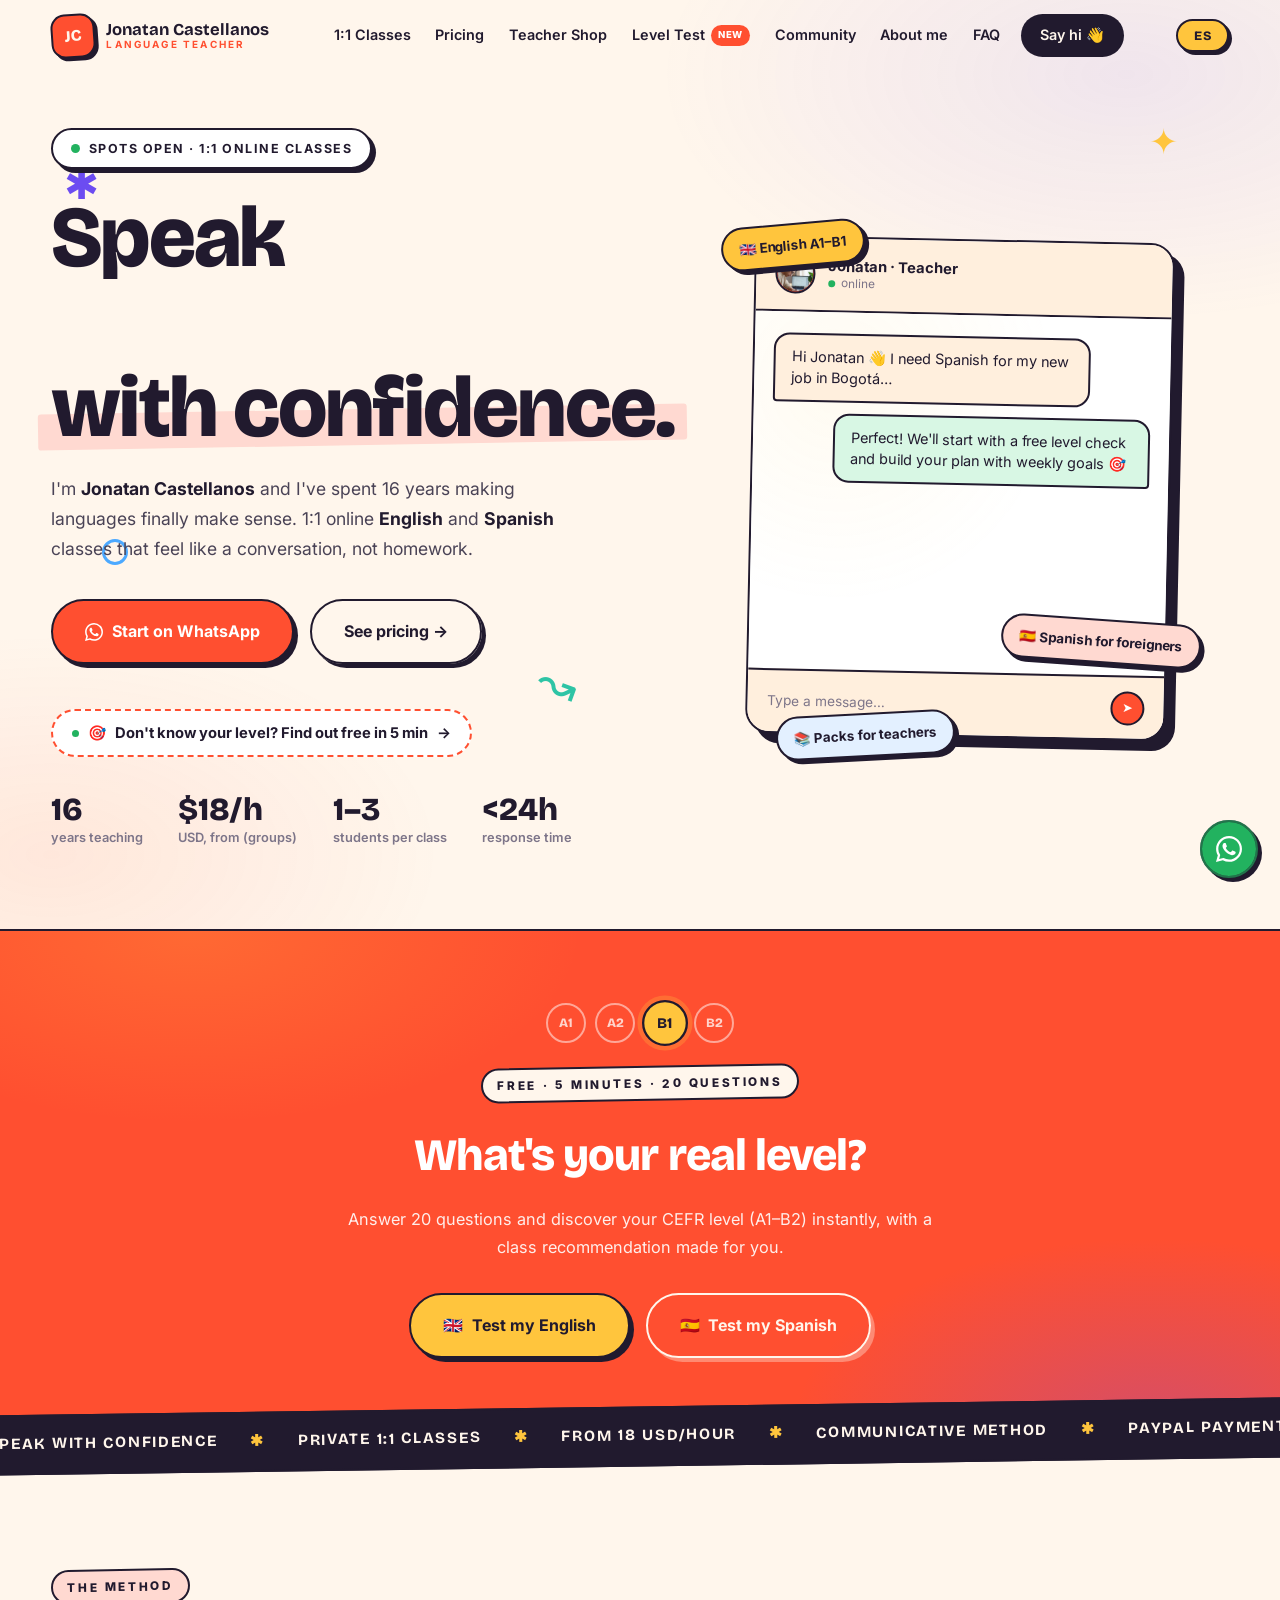
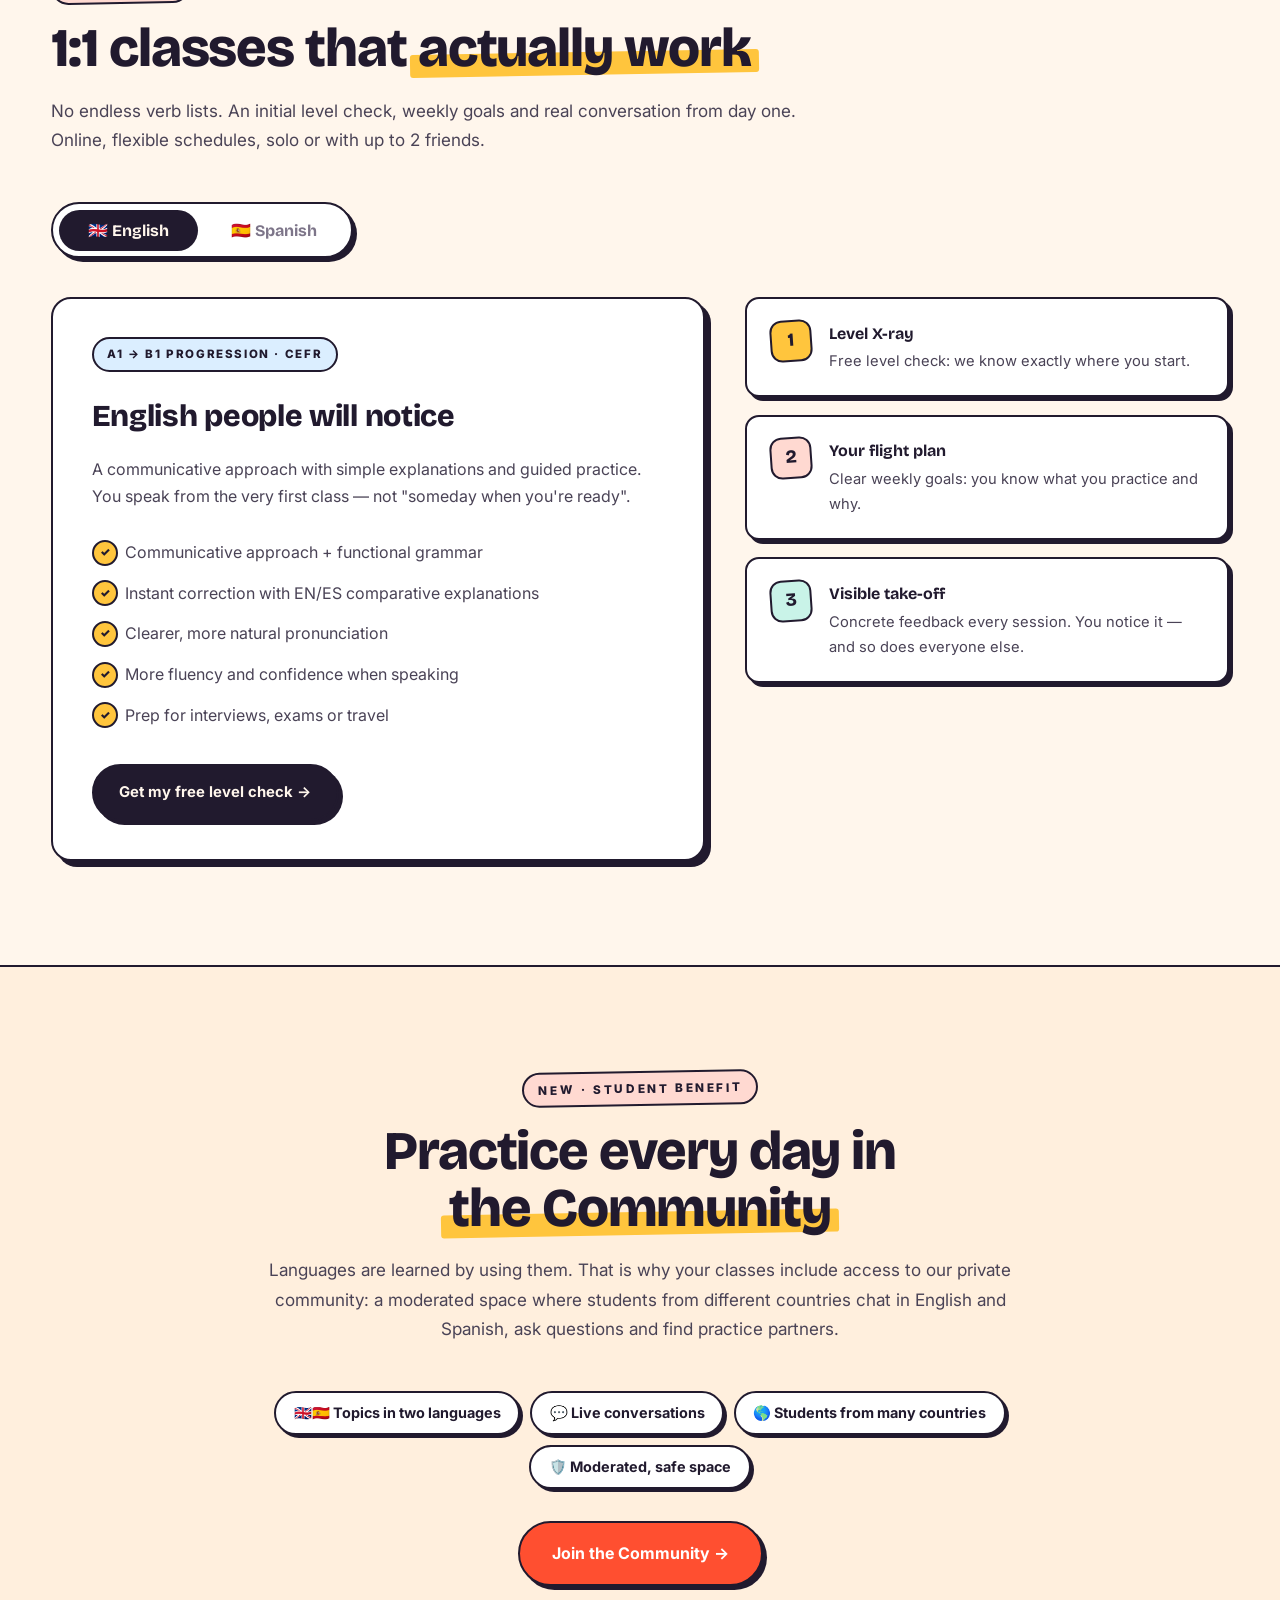
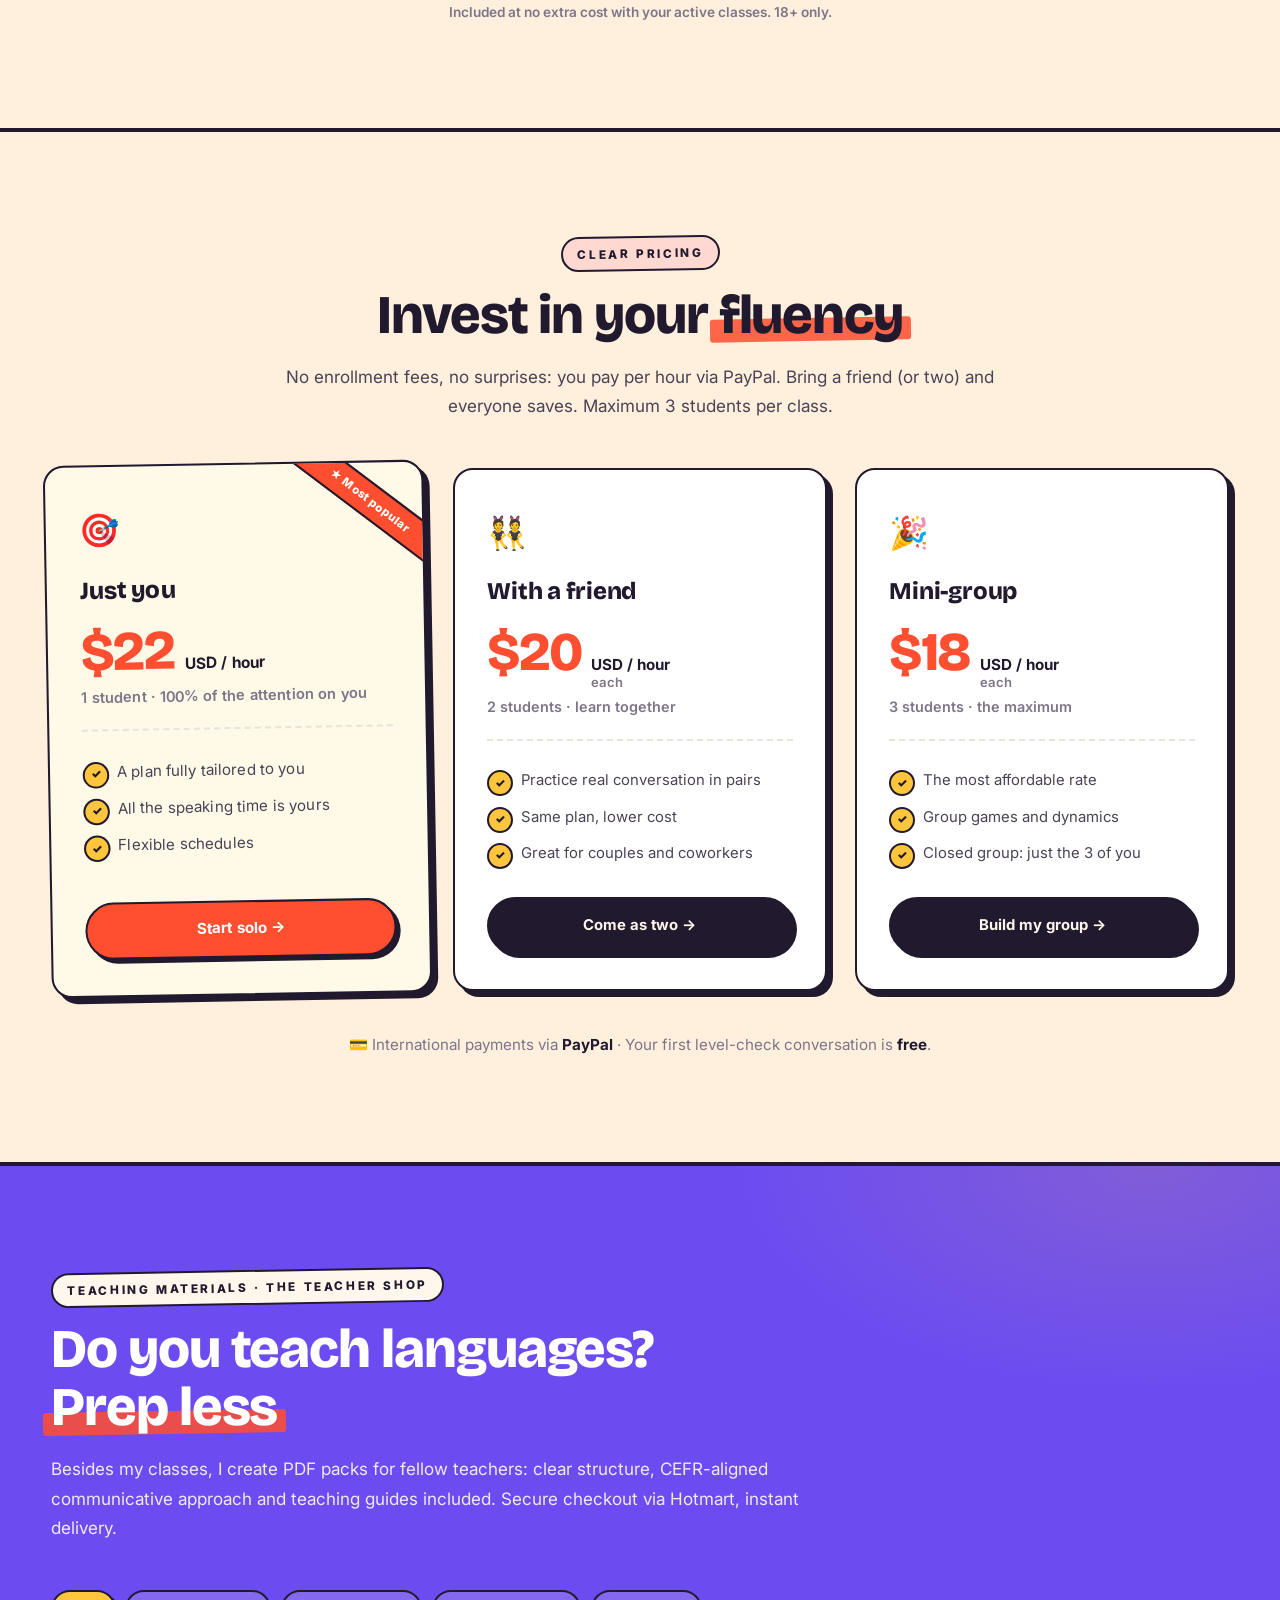
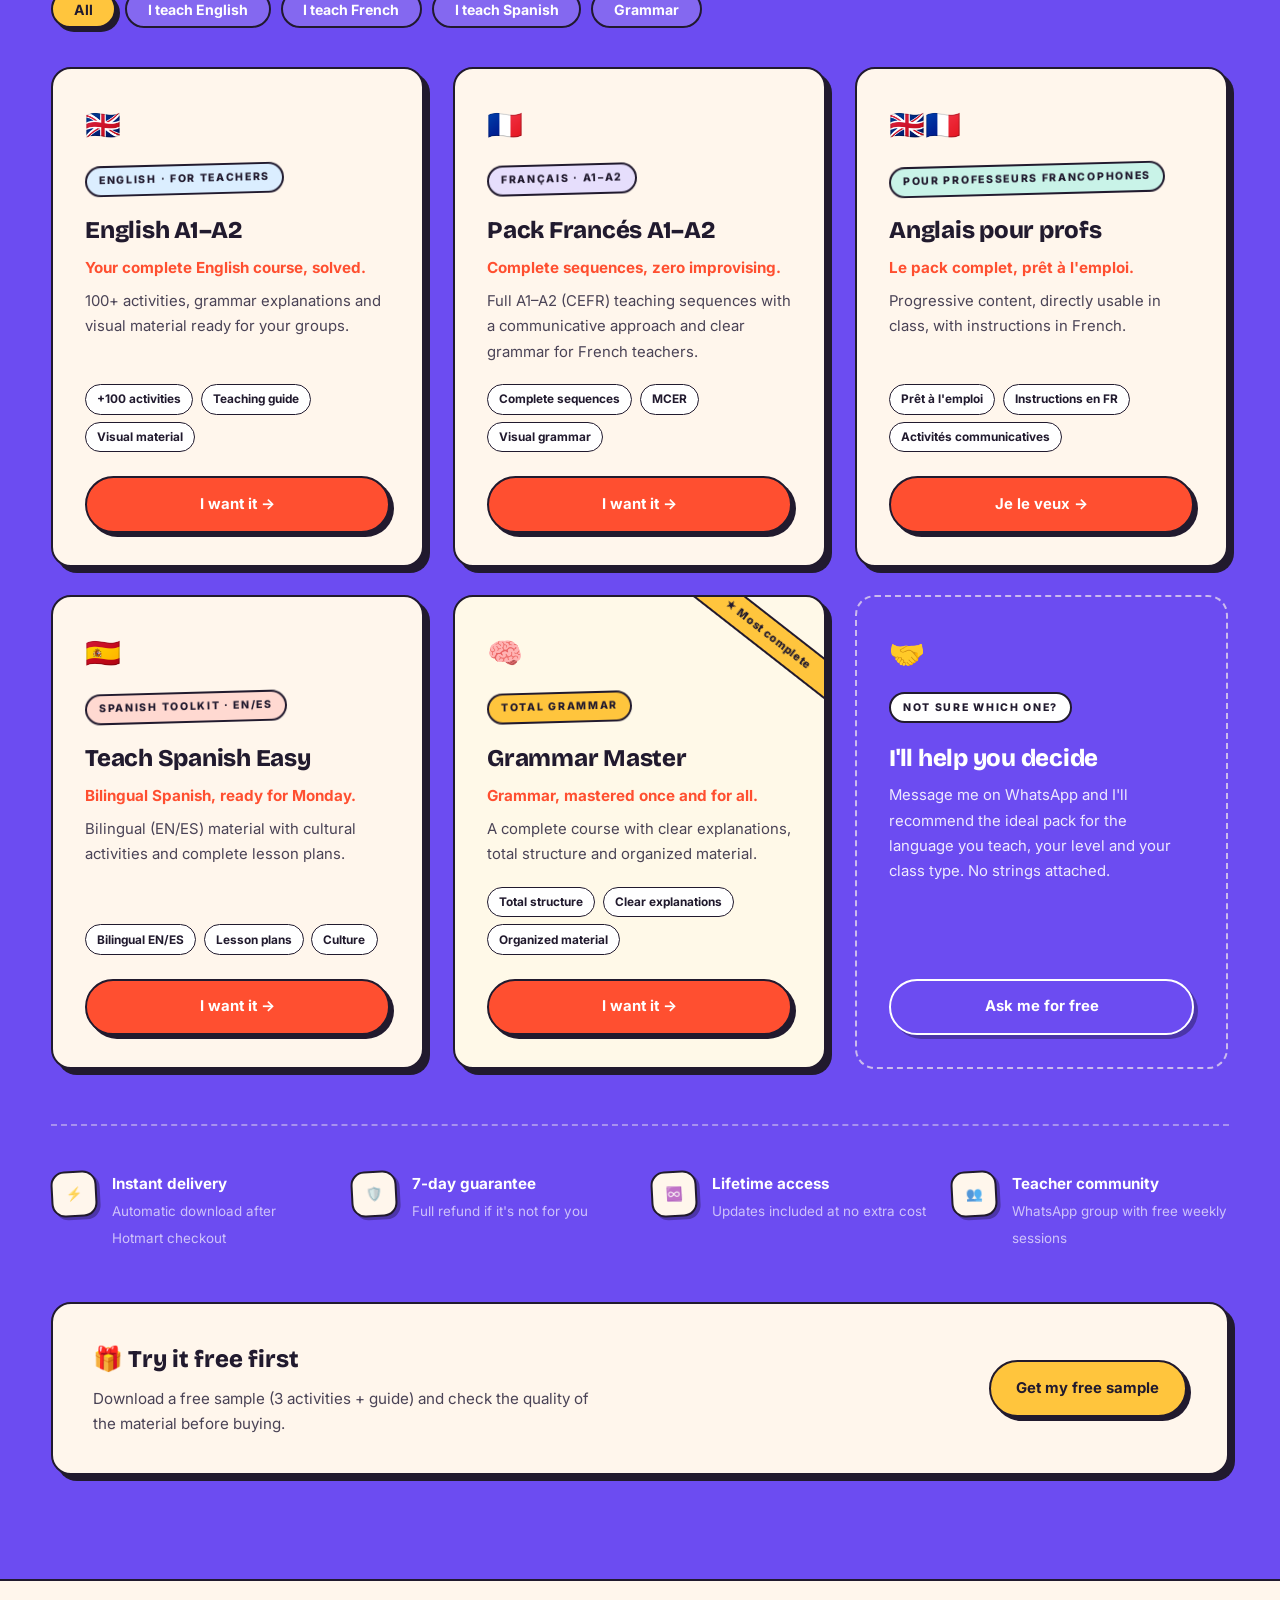
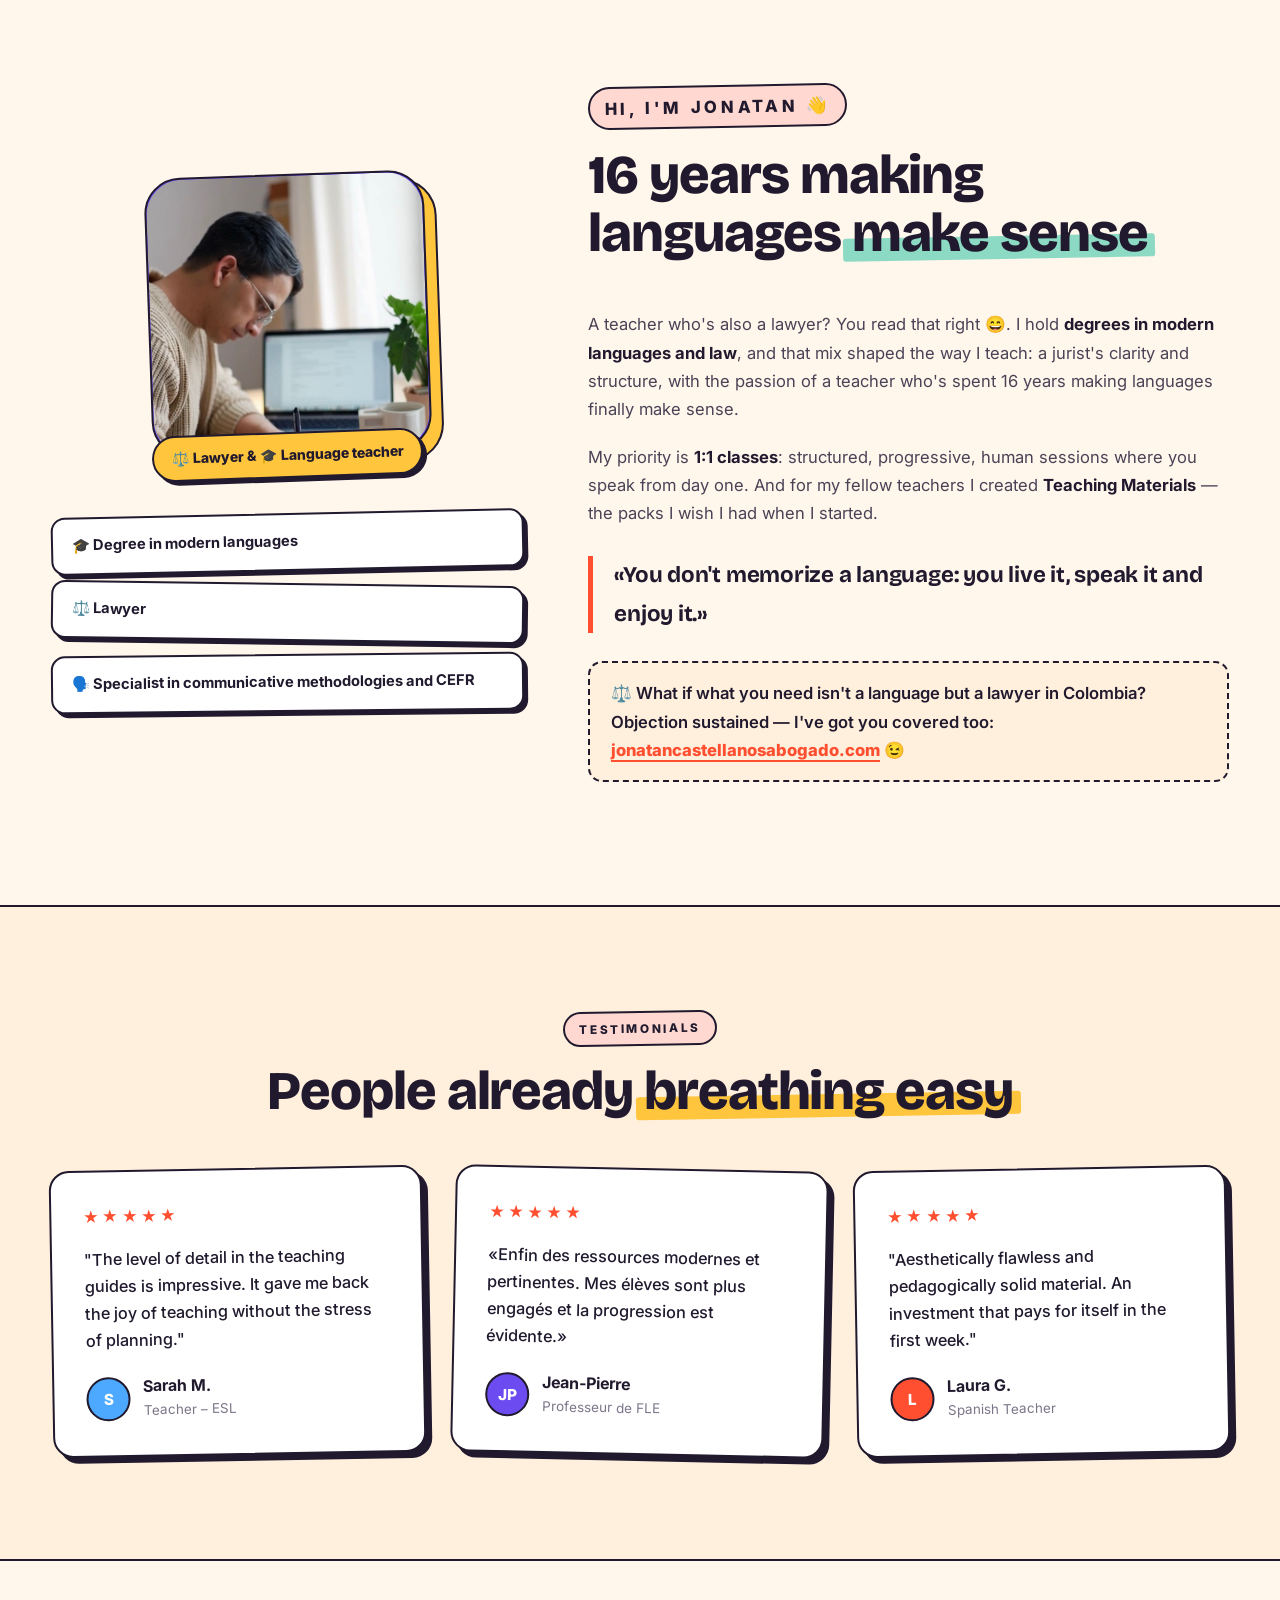
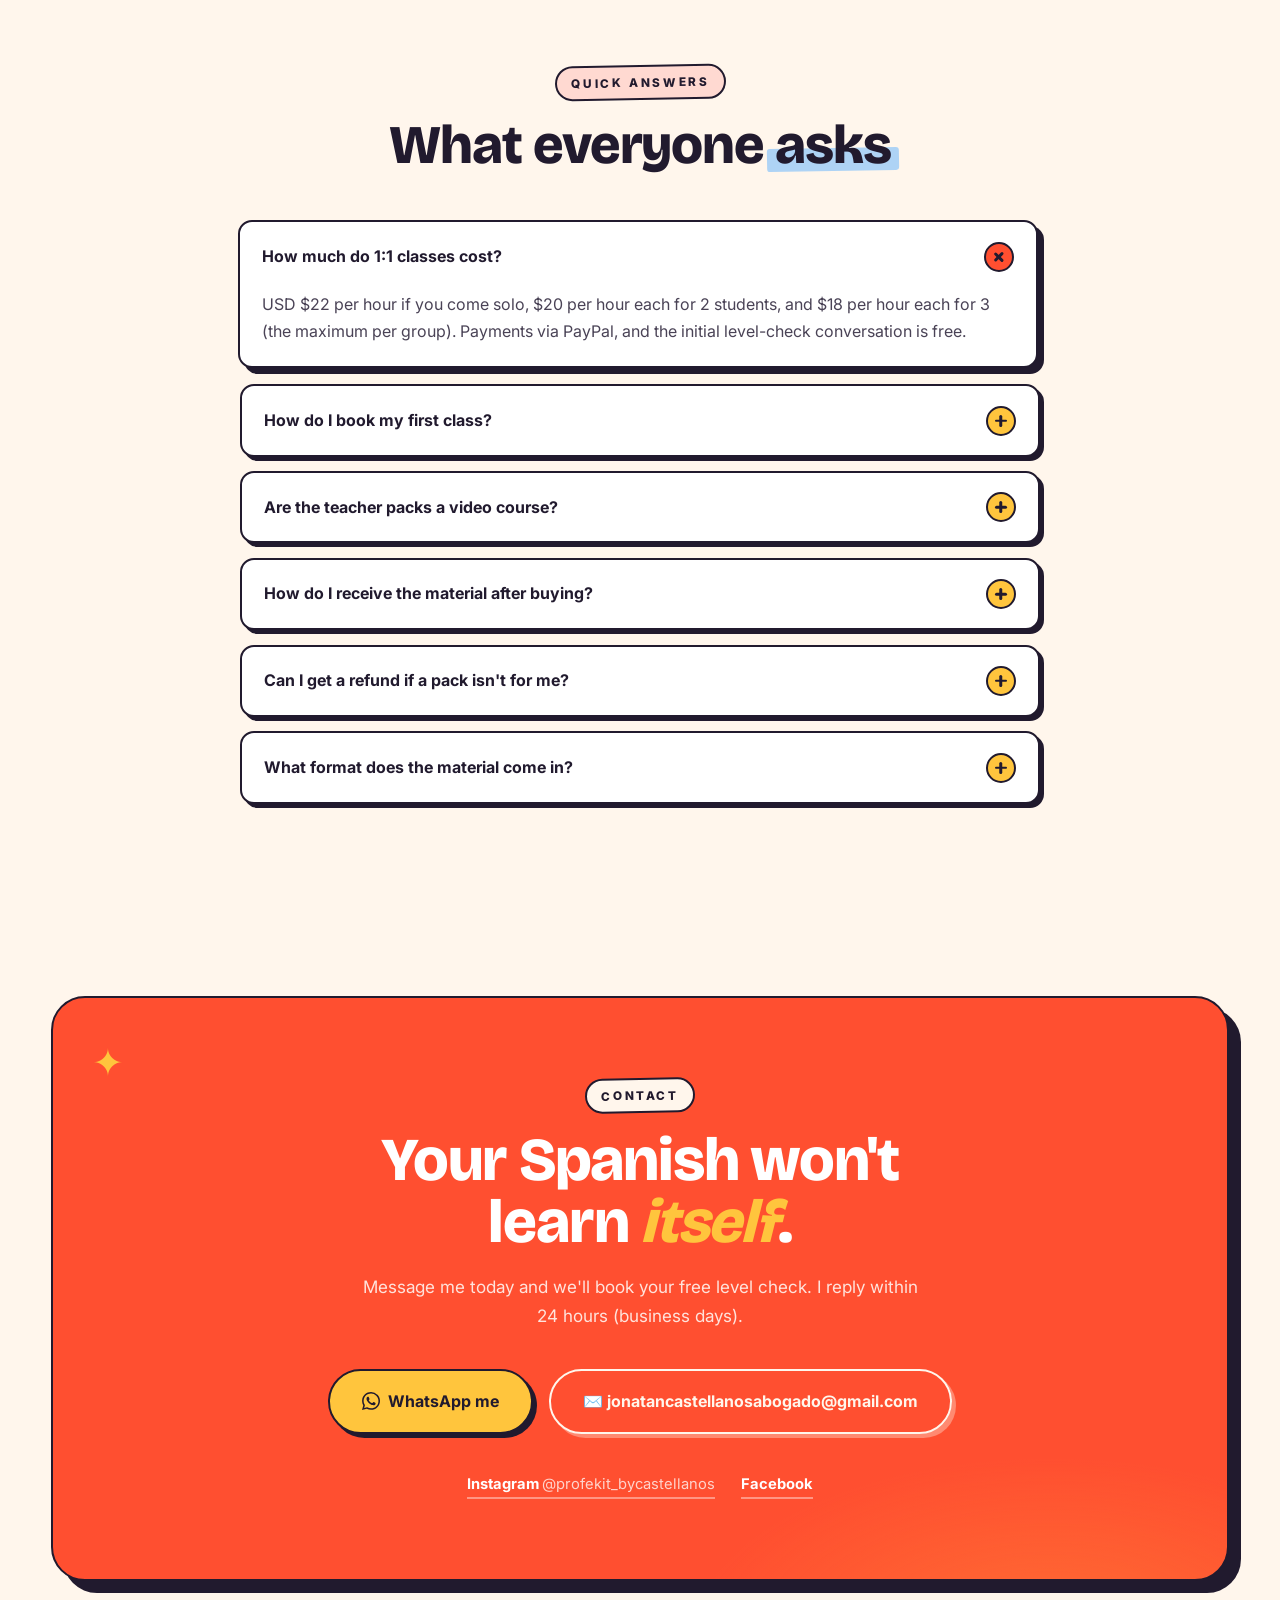
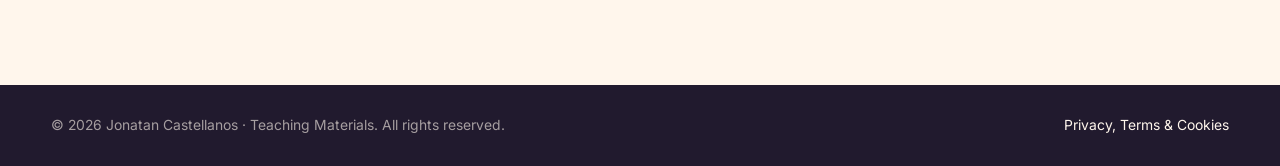
<file: index.html>
<!DOCTYPE html>
<html lang="es">
<head>
  <meta charset="UTF-8">
  <meta name="viewport" content="width=device-width, initial-scale=1.0">
  <title>Clases de Inglés y Español Online 1:1 | Jonatan Castellanos</title>
  <meta name="description" content="Clases particulares de inglés y español online desde 18 USD/hora, con profesor de 16 años de experiencia. Diagnóstico gratis por WhatsApp y packs en PDF para profesores de idiomas.">
  <meta name="google-site-verification" content="IuO1n3asJH91pYmY7Ng0ox8xn2Uyp3DE4MzeH1H9uL8">
  <link rel="canonical" href="https://castellanosjonatan.com/">
  <meta name="theme-color" content="#fff6ec">
  <meta property="og:site_name" content="Jonatan Castellanos · Profesor de Idiomas">
  <meta property="og:title" content="Clases de Inglés y Español Online 1:1 | Jonatan Castellanos">
  <meta property="og:description" content="Habla sin miedo: clases 1:1 online desde 18 USD/hora, diagnóstico gratis y packs pedagógicos para profesores. 16 años de experiencia.">
  <meta property="og:type" content="website">
  <meta property="og:url" content="https://castellanosjonatan.com/">
  <meta property="og:image" content="https://castellanosjonatan.com/assets/og-cover.jpg">
  <meta property="og:image:width" content="1200">
  <meta property="og:image:height" content="630">
  <meta property="og:image:alt" content="Jonatan Castellanos, profesor de idiomas, trabajando en su escritorio">
  <meta property="og:locale" content="es_CO">
  <meta property="og:locale:alternate" content="en_US">
  <meta name="twitter:card" content="summary_large_image">
  <meta name="twitter:title" content="Clases de Inglés y Español Online 1:1 | Jonatan Castellanos">
  <meta name="twitter:description" content="Habla sin miedo: clases 1:1 online desde 18 USD/hora, diagnóstico gratis y packs para profesores.">
  <meta name="twitter:image" content="https://castellanosjonatan.com/assets/og-cover.jpg">
  <link rel="apple-touch-icon" href="assets/apple-touch-icon.png">
  <link rel="icon" href="data:image/svg+xml,%3Csvg xmlns='http://www.w3.org/2000/svg' viewBox='0 0 64 64'%3E%3Crect width='64' height='64' rx='16' fill='%23ff4f30'/%3E%3Ctext x='32' y='45' font-family='Arial Black,sans-serif' font-size='28' font-weight='900' fill='%23fff6ec' text-anchor='middle'%3EJC%3C/text%3E%3C/svg%3E">
  <link rel="preconnect" href="https://fonts.googleapis.com">
  <link rel="preconnect" href="https://fonts.gstatic.com" crossorigin>
  <link href="https://fonts.googleapis.com/css2?family=Bricolage+Grotesque:opsz,wght@12..96,400;12..96,600;12..96,700;12..96,800&family=Inter:wght@400;500;600;700&display=swap" rel="stylesheet">
  <link rel="stylesheet" href="css/styles.css?v=4">

  <!-- Google tag (gtag.js) -->
  <script async src="https://www.googletagmanager.com/gtag/js?id=AW-18056733453"></script>
  <script>
    window.dataLayer = window.dataLayer || [];
    function gtag(){dataLayer.push(arguments);}
    gtag('js', new Date());
    gtag('config', 'AW-18056733453');
  </script>

  <script type="application/ld+json">
  {
    "@context": "https://schema.org",
    "@graph": [
      {
        "@type": "Person",
        "@id": "https://castellanosjonatan.com/#jonatan",
        "name": "Jonatan Castellanos",
        "jobTitle": "Profesor de idiomas",
        "description": "Licenciado en lenguas modernas y abogado con 16 años de experiencia enseñando inglés y español.",
        "image": "https://castellanosjonatan.com/assets/jonatan-profe-sq.jpg",
        "url": "https://castellanosjonatan.com/",
        "knowsLanguage": ["es", "en", "fr"],
        "sameAs": [
          "https://www.instagram.com/profekit_bycastellanos/",
          "https://www.facebook.com/profile.php?id=61579380569665",
          "https://jonatancastellanosabogado.com"
        ]
      },
      {
        "@type": "Service",
        "@id": "https://castellanosjonatan.com/#clases",
        "name": "Clases particulares de inglés y español online",
        "serviceType": "Clases de idiomas 1:1 online",
        "provider": { "@id": "https://castellanosjonatan.com/#jonatan" },
        "areaServed": "Online / Worldwide",
        "availableLanguage": ["es", "en"],
        "url": "https://castellanosjonatan.com/#precios",
        "offers": [
          {
            "@type": "Offer",
            "name": "Clase individual (1 estudiante)",
            "price": "22",
            "priceCurrency": "USD",
            "description": "22 USD por hora, atención 100% personalizada"
          },
          {
            "@type": "Offer",
            "name": "Clase en pareja (2 estudiantes)",
            "price": "20",
            "priceCurrency": "USD",
            "description": "20 USD por hora por estudiante"
          },
          {
            "@type": "Offer",
            "name": "Clase en mini-grupo (3 estudiantes, máximo)",
            "price": "18",
            "priceCurrency": "USD",
            "description": "18 USD por hora por estudiante"
          }
        ]
      },
      {
        "@type": "FAQPage",
        "@id": "https://castellanosjonatan.com/#faq",
        "mainEntity": [
          {
            "@type": "Question",
            "name": "¿Cuánto cuestan las clases 1:1?",
            "acceptedAnswer": { "@type": "Answer", "text": "USD $22 por hora si vienes solo, $20 por hora cada uno si son 2, y $18 por hora cada uno si son 3 (el máximo por grupo). Se pagan vía PayPal y la conversación de diagnóstico inicial es gratuita." }
          },
          {
            "@type": "Question",
            "name": "¿Cómo agendo mi primera clase?",
            "acceptedAnswer": { "@type": "Answer", "text": "Escríbeme por WhatsApp. Te comparto niveles, horarios disponibles y una ruta recomendada según tu objetivo, y agendamos tu diagnóstico gratuito." }
          },
          {
            "@type": "Question",
            "name": "¿Los packs para profesores son un curso en video?",
            "acceptedAnswer": { "@type": "Answer", "text": "No. Son recursos pedagógicos profesionales (PDFs y archivos editables) diseñados para que tú, como profesor, los uses directamente en tus clases con tus alumnos." }
          },
          {
            "@type": "Question",
            "name": "¿Cómo recibo el material después de comprar?",
            "acceptedAnswer": { "@type": "Answer", "text": "La entrega es digital e inmediata. Tras la compra segura en Hotmart, recibirás acceso a un área de descarga con todos los archivos del pack." }
          },
          {
            "@type": "Question",
            "name": "¿Puedo pedir devolución si un pack no me gusta?",
            "acceptedAnswer": { "@type": "Answer", "text": "Sí. Hotmart ofrece una garantía de satisfacción de 7 días. Si el material no cumple tus expectativas, puedes solicitar el reembolso completo durante ese período." }
          },
          {
            "@type": "Question",
            "name": "¿En qué formato vienen los materiales?",
            "acceptedAnswer": { "@type": "Answer", "text": "Principalmente en PDF (listo para usar) y algunos en formato editable (Word, PowerPoint). Compatibles con Windows, Mac y Linux, para clases online o presenciales." }
          }
        ]
      }
    ]
  }
  </script>
</head>
<body>

  <!-- Barra de progreso de scroll -->
  <div class="scroll-progress" id="scrollProgress" aria-hidden="true"></div>

  <!-- ===== NAVEGACIÓN ===== -->
  <header class="nav" id="nav">
    <div class="container nav-inner">
      <a href="#inicio" class="brand" aria-label="Inicio">
        <span class="brand-mono">JC</span>
        <span class="brand-text">
          <span class="brand-name">Jonatan Castellanos</span>
          <span class="brand-tag" data-i18n="brand_tag">Profesor de Idiomas</span>
        </span>
      </a>
      <nav class="nav-links" id="navLinks" aria-label="Navegación principal">
        <a href="#clases" data-nav data-i18n="nav_clases">Clases 1:1</a>
        <a href="#precios" data-nav data-i18n="nav_precios">Precios</a>
        <a href="#packs" data-nav data-i18n="nav_packs">Tienda del Profe</a>
        <a href="test-nivel.html" class="nav-test-link"><span data-i18n="nav_test">Test de Nivel</span><span class="nav-new-badge" data-i18n="nav_new">nuevo</span></a>
        <a href="comunidad.html" data-i18n="nav_comunidad">Comunidad</a>
        <a href="#sobre-mi" data-nav data-i18n="nav_sobre">Sobre mí</a>
        <a href="#faq" data-nav>FAQ</a>
        <a href="#contacto" class="nav-cta" data-i18n="nav_cta">Escríbeme 👋</a>
      </nav>
      <div class="nav-side">
        <button class="lang-toggle" id="langToggle" aria-label="Switch language">EN</button>
        <button class="nav-toggle" id="navToggle" aria-label="Abrir menú" aria-expanded="false">
          <span></span><span></span><span></span>
        </button>
      </div>
    </div>
  </header>

  <main>

    <!-- ===== HERO ===== -->
    <section class="hero" id="inicio">
      <div class="hero-doodles" aria-hidden="true">
        <span class="doodle doodle-ast">✱</span>
        <span class="doodle doodle-arrow">↝</span>
        <span class="doodle doodle-spark">✦</span>
        <span class="doodle doodle-circ"></span>
      </div>

      <div class="container hero-inner">
        <div class="hero-copy">
          <p class="hero-eyebrow reveal"><span class="pulse-dot"></span> <span data-i18n="hero_eyebrow">Cupos abiertos · Clases online 1:1</span></p>
          <h1 class="reveal d-1">
            <span data-i18n="hero_t1">Habla</span><br>
            <span class="rotator-wrap"><span class="rotator" id="rotator">inglés</span></span><br>
            <span class="hl" data-i18n="hero_t2">sin miedo.</span>
          </h1>
          <p class="hero-desc reveal d-2" data-i18n="hero_desc">
            Soy <strong>Jonatan Castellanos</strong> y llevo 16 años haciendo que los idiomas
            por fin se entiendan. Clases 1:1 online de <strong>inglés</strong> y <strong>español</strong>
            que se sienten como una conversación, no como una tarea.
          </p>
          <div class="hero-actions reveal d-3">
            <a class="btn btn-coral btn-lg" data-wa="clases" href="https://wa.me/573148309306" target="_blank" rel="noopener noreferrer">
              <svg viewBox="0 0 24 24" width="18" height="18" fill="currentColor" aria-hidden="true"><path d="M17.5 14.4c-.3-.15-1.76-.87-2.03-.97-.27-.1-.47-.15-.67.15-.2.3-.77.97-.94 1.17-.17.2-.35.22-.65.07-.3-.15-1.26-.46-2.4-1.48-.89-.79-1.49-1.77-1.66-2.07-.17-.3-.02-.46.13-.61.14-.13.3-.35.45-.52.15-.17.2-.3.3-.5.1-.2.05-.37-.02-.52-.08-.15-.67-1.62-.92-2.22-.24-.58-.49-.5-.67-.51h-.57c-.2 0-.52.07-.8.37-.27.3-1.04 1.02-1.04 2.5 0 1.47 1.07 2.9 1.22 3.1.15.2 2.1 3.2 5.1 4.49.71.3 1.27.49 1.7.63.72.23 1.37.2 1.88.12.58-.09 1.76-.72 2-1.42.25-.7.25-1.3.18-1.42-.08-.13-.28-.2-.58-.35M12.04 21.79h-.01a9.87 9.87 0 0 1-5.03-1.38l-.36-.21-3.74.98 1-3.65-.24-.37a9.86 9.86 0 0 1-1.51-5.26c0-5.45 4.44-9.88 9.9-9.88a9.83 9.83 0 0 1 7 2.9 9.83 9.83 0 0 1 2.89 7c0 5.45-4.44 9.88-9.9 9.88m8.42-18.3A11.8 11.8 0 0 0 12.04 0C5.46 0 .1 5.35.1 11.92c0 2.1.55 4.15 1.6 5.96L0 24l6.27-1.64a11.94 11.94 0 0 0 5.76 1.47h.01c6.58 0 11.94-5.35 11.94-11.92 0-3.18-1.24-6.18-3.52-8.43"/></svg>
              <span data-i18n="hero_cta1">Empezar por WhatsApp</span>
            </a>
            <a class="btn btn-ink-outline btn-lg" href="#precios" data-i18n="hero_cta2">Ver precios →</a>
          </div>

          <a class="hero-quiz-link reveal d-3" href="test-nivel.html">
            <span class="pulse-dot pulse-dot-sm"></span>
            🎯 <span data-i18n="hero_quiz_link">¿No sabes tu nivel? Descúbrelo gratis en 5 min</span> →
          </a>

          <dl class="hero-stats reveal d-4">
            <div><dt data-counter="16">0</dt><dd data-i18n="stat_1">años enseñando</dd></div>
            <div><dt data-counter="18" data-prefix="$" data-suffix="/h">0</dt><dd data-i18n="stat_2">USD, desde (grupos)</dd></div>
            <div><dt data-counter="3" data-prefix="1–">0</dt><dd data-i18n="stat_3">estudiantes por clase</dd></div>
            <div><dt data-counter="24" data-prefix="&lt;" data-suffix="h">0</dt><dd data-i18n="stat_4">tiempo de respuesta</dd></div>
          </dl>
        </div>

        <!-- Mock de chat animado -->
        <div class="hero-visual reveal d-2" aria-hidden="true">
          <div class="chat-card">
            <div class="chat-head">
              <span class="chat-avatar"><img src="assets/jonatan-profe-sq.jpg" alt="" width="40" height="40"></span>
              <div class="chat-id">
                <strong data-i18n="chat_name">Jonatan · Profesor</strong>
                <span><i class="online-dot"></i> <span data-i18n="chat_online">en línea</span></span>
              </div>
            </div>
            <div class="chat-body" id="chatBody">
              <div class="msg msg-in" data-step="0" data-i18n="chat_m0">Hola Jonatan 👋 Necesito inglés para una entrevista de trabajo…</div>
              <div class="msg msg-out" data-step="1" data-i18n="chat_m1">¡Perfecto! Empezamos con un diagnóstico y armamos tu plan con metas semanales 🎯</div>
              <div class="msg msg-in" data-step="2" data-i18n="chat_m2">Great! When can we start? 😄</div>
              <div class="msg msg-out" data-step="3" data-i18n="chat_m3">That's the spirit! 🚀 Esta misma semana.</div>
              <div class="msg msg-typing" data-step="4"><span></span><span></span><span></span></div>
            </div>
            <div class="chat-foot">
              <span data-i18n="chat_placeholder">Escribe un mensaje…</span>
              <span class="chat-send">➤</span>
            </div>
          </div>
          <div class="tag-chip chip-a">🇬🇧 English A1–B1</div>
          <div class="tag-chip chip-b" data-i18n="chip_es">🇪🇸 Español ELE</div>
          <div class="tag-chip chip-c" data-i18n="chip_packs">📚 Packs para profes</div>
        </div>
      </div>
    </section>

    <!-- ===== TEST DE NIVEL (promo) ===== -->
    <section class="quiz-promo">
      <div class="container quiz-promo-inner reveal">
        <div class="quiz-promo-badge-row">
          <span class="quiz-level-chip">A1</span>
          <span class="quiz-level-chip">A2</span>
          <span class="quiz-level-chip quiz-level-chip--active">B1</span>
          <span class="quiz-level-chip">B2</span>
        </div>
        <div class="quiz-promo-copy">
          <p class="kicker kicker-cream" data-i18n="qp_kicker">Gratis · 5 minutos · 20 preguntas</p>
          <h2 data-i18n="qp_h2">¿Cuál es tu nivel real?</h2>
          <p class="lead" data-i18n="qp_lead">Responde 20 preguntas y descubre tu nivel MCER (A1–B2) al instante, con una recomendación de clases hecha para ti.</p>
        </div>
        <div class="quiz-promo-actions">
          <a class="btn btn-yellow btn-lg" href="test-nivel.html?lang=en">🇬🇧 <span data-i18n="qp_test_en">Test my English</span></a>
          <a class="btn btn-cream-outline btn-lg" href="test-nivel.html?lang=es">🇪🇸 <span data-i18n="qp_test_es">Test my Spanish</span></a>
        </div>
      </div>
    </section>

    <!-- ===== MARQUEE ===== -->
    <div class="ribbon" id="ribbon" aria-hidden="true">
      <div class="ribbon-track">
        <span data-i18n="rb_1">Habla sin miedo</span><i>✱</i>
        <span data-i18n="rb_2">Clases privadas 1:1</span><i>✱</i>
        <span data-i18n="rb_3">Desde 18 USD/hora</span><i>✱</i>
        <span data-i18n="rb_4">Método comunicativo</span><i>✱</i>
        <span data-i18n="rb_5">Pagos vía PayPal</span><i>✱</i>
        <span data-i18n="rb_1">Habla sin miedo</span><i>✱</i>
        <span data-i18n="rb_2">Clases privadas 1:1</span><i>✱</i>
        <span data-i18n="rb_3">Desde 18 USD/hora</span><i>✱</i>
        <span data-i18n="rb_4">Método comunicativo</span><i>✱</i>
        <span data-i18n="rb_5">Pagos vía PayPal</span><i>✱</i>
      </div>
    </div>

    <!-- ===== CLASES 1:1 ===== -->
    <section class="section" id="clases">
      <div class="container">
        <div class="section-head reveal">
          <p class="kicker kicker-coral" data-i18n="clases_kicker">El método</p>
          <h2 data-i18n="clases_h2">Clases 1:1 que <span class="hl hl-yellow">sí funcionan</span></h2>
          <p class="lead" data-i18n="clases_lead">Nada de listas de verbos infinitas. Diagnóstico inicial, metas semanales y conversación real desde el primer día. Online, con horarios flexibles, solo o con hasta 2 amigos.</p>
        </div>

        <!-- Tabs -->
        <div class="tabs reveal" role="tablist" aria-label="Idiomas">
          <button class="tab active" id="tab-en" role="tab" aria-selected="true" aria-controls="panel-en" data-tab="en" data-i18n="tab_en">🇬🇧 Inglés</button>
          <button class="tab" id="tab-es" role="tab" aria-selected="false" aria-controls="panel-es" data-tab="es" data-i18n="tab_es">🇪🇸 Español</button>
          <span class="tab-glider" id="tabGlider"></span>
        </div>

        <div class="tab-panels reveal">
          <article class="tab-panel active" id="panel-en" role="tabpanel" aria-labelledby="tab-en">
            <div class="panel-grid">
              <div class="panel-info">
                <span class="level-badge badge-sky" data-i18n="pen_badge">Progresión A1 → B1 · MCER</span>
                <h3 data-i18n="pen_h3">Inglés que se te nota</h3>
                <p data-i18n="pen_p">Enfoque comunicativo con explicaciones simples y práctica guiada. Hablas desde la primera clase, no "algún día cuando estés listo".</p>
                <ul class="checklist">
                  <li data-i18n="pen_l1">Enfoque comunicativo + gramática funcional</li>
                  <li data-i18n="pen_l2">Corrección inmediata y explicación comparativa (EN/ES)</li>
                  <li data-i18n="pen_l3">Pronunciación más clara y natural</li>
                  <li data-i18n="pen_l4">Mayor fluidez al hablar con confianza</li>
                  <li data-i18n="pen_l5">Preparación para entrevistas, exámenes o viajes</li>
                </ul>
                <a class="btn btn-ink" data-wa="ingles" href="https://wa.me/573148309306" target="_blank" rel="noopener noreferrer" data-i18n="pen_cta">Quiero mi diagnóstico →</a>
              </div>
              <div class="panel-steps">
                <div class="step step-1"><span class="step-n">1</span><div><strong data-i18n="step1_t">Radiografía de tu nivel</strong><p data-i18n="step1_p">Diagnóstico gratuito: sabemos exactamente de dónde partes.</p></div></div>
                <div class="step step-2"><span class="step-n">2</span><div><strong data-i18n="step2_t">Tu plan de vuelo</strong><p data-i18n="step2_p">Metas semanales claras: sabes qué practicas y por qué.</p></div></div>
                <div class="step step-3"><span class="step-n">3</span><div><strong data-i18n="step3_t">Despegue visible</strong><p data-i18n="step3_p">Retroalimentación concreta en cada sesión. Se nota, y se lo notan.</p></div></div>
              </div>
            </div>
          </article>

          <article class="tab-panel" id="panel-es" role="tabpanel" aria-labelledby="tab-es" hidden>
            <div class="panel-grid">
              <div class="panel-info">
                <span class="level-badge badge-coral" data-i18n="pes_badge">Español ELE · Todos los niveles</span>
                <h3 data-i18n="pes_h3">Español para la vida real</h3>
                <p data-i18n="pes_p">Español como lengua extranjera con metodología clara y comunicativa. Sesiones personalizadas para objetivos académicos, profesionales o de viaje.</p>
                <ul class="checklist">
                  <li data-i18n="pes_l1">Actividades dinámicas adaptadas a tu nivel</li>
                  <li data-i18n="pes_l2">Comprensión de estructuras clave sin memorizar</li>
                  <li data-i18n="pes_l3">Material visual, práctico y reutilizable</li>
                  <li data-i18n="pes_l4">Plan claro con metas semanales</li>
                  <li data-i18n="pes_l5">Conversación activa desde la primera clase</li>
                </ul>
                <a class="btn btn-ink" data-wa="espanol" href="https://wa.me/573148309306" target="_blank" rel="noopener noreferrer" data-i18n="pes_cta">Quiero mi diagnóstico →</a>
              </div>
              <div class="panel-steps">
                <div class="step step-1"><span class="step-n">1</span><div><strong data-i18n="step1_t">Radiografía de tu nivel</strong><p data-i18n="step1_p">Diagnóstico gratuito: sabemos exactamente de dónde partes.</p></div></div>
                <div class="step step-2"><span class="step-n">2</span><div><strong data-i18n="step2_t">Tu plan de vuelo</strong><p data-i18n="step2_p">Metas semanales claras: sabes qué practicas y por qué.</p></div></div>
                <div class="step step-3"><span class="step-n">3</span><div><strong data-i18n="step3_t">Despegue visible</strong><p data-i18n="step3_p">Retroalimentación concreta en cada sesión. Se nota, y se lo notan.</p></div></div>
              </div>
            </div>
          </article>
        </div>
      </div>
    </section>

    <!-- ===== COMUNIDAD ===== -->
    <section class="section section-cream" id="comunidad">
      <div class="container narrow center">
        <div class="section-head center reveal">
          <p class="kicker kicker-coral" data-i18n="cp_kicker">Nuevo · Beneficio para estudiantes</p>
          <h2 data-i18n="cp_h2">Practica todos los días en <span class="hl hl-yellow">la Comunidad</span></h2>
          <p class="lead" data-i18n="cp_lead">El idioma se aprende usándolo. Por eso tus clases incluyen acceso a nuestra comunidad privada: un espacio moderado donde estudiantes de distintos países conversan en inglés y español, preguntan sus dudas y encuentran compañeros de práctica.</p>
        </div>
        <div class="cp-features reveal">
          <span class="cp-chip">🇬🇧🇪🇸 <span data-i18n="cp_f1">Temas en dos idiomas</span></span>
          <span class="cp-chip">💬 <span data-i18n="cp_f2">Conversaciones en vivo</span></span>
          <span class="cp-chip">🌎 <span data-i18n="cp_f3">Estudiantes de varios países</span></span>
          <span class="cp-chip">🛡️ <span data-i18n="cp_f4">Espacio moderado y seguro</span></span>
        </div>
        <div class="reveal">
          <a class="btn btn-coral btn-lg" href="comunidad.html" data-i18n="cp_cta">Únete a la Comunidad →</a>
          <p class="cp-note" data-i18n="cp_note">Incluida sin costo adicional con tus clases activas. Solo mayores de 18 años.</p>
        </div>
      </div>
    </section>

    <!-- ===== PRECIOS ===== -->
    <section class="section section-cream" id="precios">
      <div class="container">
        <div class="section-head center reveal">
          <p class="kicker kicker-coral" data-i18n="pr_kicker">Precios claros</p>
          <h2 data-i18n="pr_h2">Invierte en tu <span class="hl hl-coral">fluidez</span></h2>
          <p class="lead" data-i18n="pr_lead">Sin matrículas ni sorpresas: pagas por hora vía PayPal. Trae a un amigo (o dos) y ahorran todos. Máximo 3 estudiantes por clase.</p>
        </div>

        <div class="pricing reveal">
          <article class="price-card price-featured">
            <span class="price-badge" data-i18n="pr1_badge">★ Más popular</span>
            <span class="price-emoji">🎯</span>
            <h3 data-i18n="pr1_name">Solo tú</h3>
            <p class="price-line"><span class="price-num">$22</span><span class="price-unit" data-i18n="pr1_unit">USD / hora</span></p>
            <p class="price-sub" data-i18n="pr1_sub">1 estudiante · atención 100% para ti</p>
            <ul class="checklist">
              <li data-i18n="pr1_f1">Plan totalmente a tu medida</li>
              <li data-i18n="pr1_f2">Todo el tiempo de habla es tuyo</li>
              <li data-i18n="pr1_f3">Horarios flexibles</li>
            </ul>
            <a class="btn btn-coral btn-block" data-wa="solo" href="https://wa.me/573148309306" target="_blank" rel="noopener noreferrer" data-i18n="pr1_cta">Empezar solo →</a>
          </article>

          <article class="price-card">
            <span class="price-emoji">👯</span>
            <h3 data-i18n="pr2_name">En pareja</h3>
            <p class="price-line"><span class="price-num">$20</span><span class="price-unit" data-i18n="pr2_unit">USD / hora <em>cada uno</em></span></p>
            <p class="price-sub" data-i18n="pr2_sub">2 estudiantes · aprende acompañado</p>
            <ul class="checklist">
              <li data-i18n="pr2_f1">Practica conversación real de a dos</li>
              <li data-i18n="pr2_f2">Mismo plan, menor costo</li>
              <li data-i18n="pr2_f3">Ideal para parejas y colegas</li>
            </ul>
            <a class="btn btn-ink btn-block" data-wa="duo" href="https://wa.me/573148309306" target="_blank" rel="noopener noreferrer" data-i18n="pr2_cta">Venir de a dos →</a>
          </article>

          <article class="price-card">
            <span class="price-emoji">🎉</span>
            <h3 data-i18n="pr3_name">Mini-grupo</h3>
            <p class="price-line"><span class="price-num">$18</span><span class="price-unit" data-i18n="pr3_unit">USD / hora <em>cada uno</em></span></p>
            <p class="price-sub" data-i18n="pr3_sub">3 estudiantes · el cupo máximo</p>
            <ul class="checklist">
              <li data-i18n="pr3_f1">El precio más económico</li>
              <li data-i18n="pr3_f2">Dinámicas y juegos de grupo</li>
              <li data-i18n="pr3_f3">Grupo cerrado: solo ustedes 3</li>
            </ul>
            <a class="btn btn-ink btn-block" data-wa="trio" href="https://wa.me/573148309306" target="_blank" rel="noopener noreferrer" data-i18n="pr3_cta">Armar mi grupo →</a>
          </article>
        </div>

        <p class="note reveal" data-i18n="pr_note">💳 Pagos internacionales vía <strong>PayPal</strong> · La primera conversación de diagnóstico es <strong>gratis</strong>.</p>
      </div>
    </section>

    <!-- ===== PACKS / TIENDA DEL PROFE ===== -->
    <section class="section section-violet" id="packs">
      <div class="container">
        <div class="section-head reveal">
          <p class="kicker kicker-cream" data-i18n="pk_kicker">Teaching Materials · La Tienda del Profe</p>
          <h2 data-i18n="pk_h2">¿Enseñas idiomas? <span class="hl hl-coral">Prepara menos</span></h2>
          <p class="lead" data-i18n="pk_lead">Además de mis clases, creo packs en PDF para otros profesores: estructura clara, enfoque comunicativo alineado al MCER y guías didácticas incluidas. Compra segura vía Hotmart y entrega inmediata.</p>
        </div>

        <!-- Filtros -->
        <div class="filters reveal" role="group" aria-label="Filtrar packs por idioma">
          <button class="filter active" data-filter="all" data-i18n="f_all">Todos</button>
          <button class="filter" data-filter="ingles" data-i18n="f_en">Enseño inglés</button>
          <button class="filter" data-filter="frances" data-i18n="f_fr">Enseño francés</button>
          <button class="filter" data-filter="espanol" data-i18n="f_es">Enseño español</button>
          <button class="filter" data-filter="gramatica" data-i18n="f_gr">Gramática</button>
        </div>

        <div class="products reveal" id="products">
          <article class="product tilt" data-cat="ingles">
            <div class="product-glow" aria-hidden="true"></div>
            <span class="product-flag">🇬🇧</span>
            <span class="product-tag tag-sky">English · For Teachers</span>
            <h3>English A1–A2</h3>
            <p class="product-hook" data-i18n="pd1_hook">Tu curso de inglés completo, resuelto.</p>
            <p data-i18n="pd1_p">Más de 100 actividades, explicaciones gramaticales y material visual listo para tus grupos.</p>
            <ul class="product-feats"><li data-i18n="pd1_t1">+100 actividades</li><li data-i18n="pd1_t2">Guía didáctica</li><li data-i18n="pd1_t3">Material visual</li></ul>
            <a class="btn btn-coral btn-block" href="https://go.hotmart.com/B101364901X?dp=1" target="_blank" rel="noopener noreferrer" data-i18n="pd_cta">Lo quiero →</a>
          </article>

          <article class="product tilt" data-cat="frances">
            <div class="product-glow" aria-hidden="true"></div>
            <span class="product-flag">🇫🇷</span>
            <span class="product-tag tag-violet">Français · A1–A2</span>
            <h3>Pack Francés A1–A2</h3>
            <p class="product-hook" data-i18n="pd2_hook">Secuencias completas, cero improvisación.</p>
            <p data-i18n="pd2_p">Secuencias didácticas A1–A2 (MCER) con enfoque comunicativo y gramática clara para profes de francés.</p>
            <ul class="product-feats"><li data-i18n="pd2_t1">Secuencias completas</li><li>MCER</li><li data-i18n="pd2_t3">Gramática visual</li></ul>
            <a class="btn btn-coral btn-block" href="https://go.hotmart.com/C101601427N?dp=1" target="_blank" rel="noopener noreferrer" data-i18n="pd_cta">Lo quiero →</a>
          </article>

          <article class="product tilt" data-cat="ingles frances">
            <div class="product-glow" aria-hidden="true"></div>
            <span class="product-flag">🇬🇧🇫🇷</span>
            <span class="product-tag tag-mint">Pour Professeurs Francophones</span>
            <h3>Anglais pour profs</h3>
            <p class="product-hook">Le pack complet, prêt à l'emploi.</p>
            <p data-i18n="pd3_p">Contenu progressif et directement utilisable en classe, avec instructions en français.</p>
            <ul class="product-feats"><li>Prêt à l'emploi</li><li>Instructions en FR</li><li>Activités communicatives</li></ul>
            <a class="btn btn-coral btn-block" href="https://go.hotmart.com/J101687014J?dp=1" target="_blank" rel="noopener noreferrer">Je le veux →</a>
          </article>

          <article class="product tilt" data-cat="espanol">
            <div class="product-glow" aria-hidden="true"></div>
            <span class="product-flag">🇪🇸</span>
            <span class="product-tag tag-coral">Spanish Toolkit · EN/ES</span>
            <h3>Teach Spanish Easy</h3>
            <p class="product-hook" data-i18n="pd4_hook">Español bilingüe, listo para el lunes.</p>
            <p data-i18n="pd4_p">Material bilingüe (EN/ES) con actividades culturales y planes de clase completos.</p>
            <ul class="product-feats"><li data-i18n="pd4_t1">Bilingüe EN/ES</li><li data-i18n="pd4_t2">Planes de clase</li><li data-i18n="pd4_t3">Cultura</li></ul>
            <a class="btn btn-coral btn-block" href="https://go.hotmart.com/I101326739A?dp=1" target="_blank" rel="noopener noreferrer" data-i18n="pd_cta">Lo quiero →</a>
          </article>

          <article class="product tilt product-featured" data-cat="gramatica ingles">
            <div class="product-glow" aria-hidden="true"></div>
            <span class="product-badge" data-i18n="pd5_badge">★ El más completo</span>
            <span class="product-flag">🧠</span>
            <span class="product-tag tag-yellow" data-i18n="pd5_tag">Gramática Total</span>
            <h3>Grammar Master</h3>
            <p class="product-hook" data-i18n="pd5_hook">La gramática, dominada de una vez.</p>
            <p data-i18n="pd5_p">Curso completo con explicaciones claras, estructura total y material organizado.</p>
            <ul class="product-feats"><li data-i18n="pd5_t1">Estructura total</li><li data-i18n="pd5_t2">Explicaciones claras</li><li data-i18n="pd5_t3">Material organizado</li></ul>
            <a class="btn btn-coral btn-block" href="https://go.hotmart.com/B101403026Y?dp=1" target="_blank" rel="noopener noreferrer" data-i18n="pd_cta">Lo quiero →</a>
          </article>

          <article class="product product-help" data-cat="all-always">
            <span class="product-flag">🤝</span>
            <span class="product-tag tag-ink" data-i18n="pdh_tag">¿No sabes cuál elegir?</span>
            <h3 data-i18n="pdh_h3">Te ayudo a decidir</h3>
            <p data-i18n="pdh_p">Escríbeme por WhatsApp y te recomiendo el pack ideal según el idioma que enseñas, tu nivel y tu tipo de clase. Sin compromiso.</p>
            <a class="btn btn-ink-outline btn-block" data-wa="profe" href="https://wa.me/573148309306" target="_blank" rel="noopener noreferrer" data-i18n="pdh_cta">Pregúntame gratis</a>
          </article>
        </div>

        <div class="perks reveal">
          <div class="perk"><span class="perk-ico">⚡</span><div><strong data-i18n="perk1_t">Entrega inmediata</strong><span data-i18n="perk1_s">Descarga automática tras la compra en Hotmart</span></div></div>
          <div class="perk"><span class="perk-ico">🛡️</span><div><strong data-i18n="perk2_t">Garantía de 7 días</strong><span data-i18n="perk2_s">Reembolso completo si no te convence</span></div></div>
          <div class="perk"><span class="perk-ico">♾️</span><div><strong data-i18n="perk3_t">Acceso de por vida</strong><span data-i18n="perk3_s">Con actualizaciones sin costo adicional</span></div></div>
          <div class="perk"><span class="perk-ico">👥</span><div><strong data-i18n="perk4_t">Comunidad de profes</strong><span data-i18n="perk4_s">Grupo de WhatsApp con clases gratuitas semanales</span></div></div>
        </div>

        <div class="sample reveal">
          <div class="sample-copy">
            <h3 data-i18n="sm_h3">🎁 Pruébalo gratis primero</h3>
            <p data-i18n="sm_p">Descarga una muestra gratuita (3 actividades + guía) y comprueba el estándar del material antes de comprar.</p>
          </div>
          <a class="btn btn-yellow" id="sampleMail" href="mailto:business@castellanosjonatan.com?subject=Solicitud%20de%20muestra%20gratuita%20(Teaching%20Materials)&body=Hola%2C%20quiero%20recibir%20la%20muestra%20gratuita%20de%20Teaching%20Materials.%20%C2%A1Gracias!" data-i18n="sm_cta">Quiero mi muestra gratis</a>
        </div>
      </div>
    </section>

    <!-- ===== SOBRE MÍ ===== -->
    <section class="section" id="sobre-mi">
      <div class="container about-grid">
        <div class="about-visual reveal">
          <div class="about-portrait">
            <img src="assets/jonatan-profe-sq.jpg" alt="Jonatan Castellanos, profesor de inglés y español online" width="800" height="800" loading="lazy">
          </div>
          <div class="portrait-chip" data-i18n="portrait_chip">⚖️ Abogado &amp; 🎓 Profe de idiomas</div>
          <div class="cred-cards">
            <div class="cred cred-1" data-i18n="cred1">🎓 Licenciado en lenguas modernas</div>
            <div class="cred cred-2" data-i18n="cred2">⚖️ Abogado</div>
            <div class="cred cred-3" data-i18n="cred3">🗣️ Especialista en metodologías comunicativas y MCER</div>
          </div>
        </div>
        <div class="about-copy">
          <div class="section-head reveal">
            <p class="kicker kicker-coral" data-i18n="ab_kicker">Hola, soy Jonatan 👋</p>
            <h2 data-i18n="ab_h2">16 años haciendo que los idiomas <span class="hl hl-mint">se entiendan</span></h2>
          </div>
          <p class="reveal" data-i18n="ab_p1">
            ¿Un profe que además es abogado? Sí, leíste bien 😄. Soy <strong>licenciado en lenguas
            modernas y abogado</strong>, y de esa combinación nació mi forma de enseñar: la claridad y la
            estructura de un jurista, con la pasión de un profe que lleva 16 años en el aula haciendo que
            los idiomas por fin se entiendan.
          </p>
          <p class="reveal" data-i18n="ab_p2">
            Mi prioridad son las <strong>clases 1:1</strong>: sesiones estructuradas, progresivas y humanas,
            donde hablas desde el primer día. Y para mis colegas docentes creé <strong>Teaching Materials</strong>,
            los packs con el material que yo hubiera querido tener cuando empecé.
          </p>
          <blockquote class="about-quote reveal" data-i18n="ab_quote">
            «Un idioma no se memoriza: se vive, se habla y se disfruta.»
          </blockquote>
          <p class="lawyer-plug reveal" data-i18n="ab_lawyer">⚖️ ¿Y si lo que necesitas no es un idioma sino un abogado en Colombia? Objeción aceptada — también te tengo cubierto: <a href="https://jonatancastellanosabogado.com" target="_blank" rel="noopener noreferrer">jonatancastellanosabogado.com</a> 😉</p>
        </div>
      </div>
    </section>

    <!-- ===== TESTIMONIOS ===== -->
    <section class="section section-cream" id="testimonios">
      <div class="container">
        <div class="section-head center reveal">
          <p class="kicker kicker-coral" data-i18n="ts_kicker">Testimonios</p>
          <h2 data-i18n="ts_h2">Gente que ya <span class="hl hl-yellow">respira tranquila</span></h2>
        </div>

        <div class="slider reveal" id="slider">
          <div class="slider-track" id="sliderTrack">
            <blockquote class="testimonial t-rot-l">
              <div class="stars" aria-hidden="true">★★★★★</div>
              <p data-i18n="ts1_p">«El nivel de detalle en las guías didácticas es impresionante. Me ha devuelto el placer de enseñar sin el estrés de la planificación.»</p>
              <footer><span class="t-avatar t-avatar--1">S</span><div><strong>Sarah M.</strong><span>Teacher – ESL</span></div></footer>
            </blockquote>
            <blockquote class="testimonial t-rot-r">
              <div class="stars" aria-hidden="true">★★★★★</div>
              <p>«Enfin des ressources modernes et pertinentes. Mes élèves sont plus engagés et la progression est évidente.»</p>
              <footer><span class="t-avatar t-avatar--2">JP</span><div><strong>Jean-Pierre</strong><span>Professeur de FLE</span></div></footer>
            </blockquote>
            <blockquote class="testimonial t-rot-l">
              <div class="stars" aria-hidden="true">★★★★★</div>
              <p data-i18n="ts3_p">«Material estéticamente impecable y pedagógicamente sólido. Una inversión que se paga sola en la primera semana.»</p>
              <footer><span class="t-avatar t-avatar--3">L</span><div><strong>Laura G.</strong><span data-i18n="ts3_role">Profesora de Español</span></div></footer>
            </blockquote>
          </div>
          <div class="slider-dots" id="sliderDots" role="tablist" aria-label="Testimonios"></div>
        </div>
      </div>
    </section>

    <!-- ===== FAQ ===== -->
    <section class="section" id="faq">
      <div class="container narrow">
        <div class="section-head center reveal">
          <p class="kicker kicker-coral" data-i18n="fq_kicker">Dudas exprés</p>
          <h2 data-i18n="fq_h2">Lo que todos <span class="hl hl-sky">preguntan</span></h2>
        </div>

        <div class="faq-list reveal">
          <details class="faq-item" open>
            <summary><span data-i18n="fq1_q">¿Cuánto cuestan las clases 1:1?</span><span class="faq-ico"></span></summary>
            <div class="faq-body"><p data-i18n="fq1_a">USD $22 por hora si vienes solo, $20 por hora cada uno si son 2, y $18 por hora cada uno si son 3 (el máximo por grupo). Se pagan vía PayPal y la conversación de diagnóstico inicial es gratuita.</p></div>
          </details>
          <details class="faq-item">
            <summary><span data-i18n="fq2_q">¿Cómo agendo mi primera clase?</span><span class="faq-ico"></span></summary>
            <div class="faq-body"><p data-i18n="fq2_a">Escríbeme por WhatsApp. Te comparto niveles, horarios disponibles y una ruta recomendada según tu objetivo, y agendamos tu diagnóstico gratuito.</p></div>
          </details>
          <details class="faq-item">
            <summary><span data-i18n="fq3_q">¿Los packs para profesores son un curso en video?</span><span class="faq-ico"></span></summary>
            <div class="faq-body"><p data-i18n="fq3_a">No. Son recursos pedagógicos profesionales (PDFs y archivos editables) diseñados para que tú, como profesor, los uses directamente en tus clases con tus alumnos.</p></div>
          </details>
          <details class="faq-item">
            <summary><span data-i18n="fq4_q">¿Cómo recibo el material después de comprar?</span><span class="faq-ico"></span></summary>
            <div class="faq-body"><p data-i18n="fq4_a">La entrega es digital e inmediata. Tras la compra segura en Hotmart, recibirás acceso a un área de descarga con todos los archivos del pack.</p></div>
          </details>
          <details class="faq-item">
            <summary><span data-i18n="fq5_q">¿Puedo pedir devolución si un pack no me gusta?</span><span class="faq-ico"></span></summary>
            <div class="faq-body"><p data-i18n="fq5_a">Sí. Hotmart ofrece una garantía de satisfacción de 7 días. Si el material no cumple tus expectativas, puedes solicitar el reembolso completo durante ese período.</p></div>
          </details>
          <details class="faq-item">
            <summary><span data-i18n="fq6_q">¿En qué formato vienen los materiales?</span><span class="faq-ico"></span></summary>
            <div class="faq-body"><p data-i18n="fq6_a">Principalmente en PDF (listo para usar) y algunos en formato editable (Word, PowerPoint). Compatibles con Windows, Mac y Linux, para clases online o presenciales.</p></div>
          </details>
        </div>
      </div>
    </section>

    <!-- ===== CTA FINAL / CONTACTO ===== -->
    <section class="section section-cta" id="contacto">
      <div class="container cta-card reveal">
        <span class="cta-spark" aria-hidden="true">✦</span>
        <p class="kicker kicker-cream" data-i18n="ct_kicker">Contacto</p>
        <h2 data-i18n="ct_h2">Tu inglés no se va a<br>aprender <em>solo</em>.</h2>
        <p class="lead" data-i18n="ct_lead">Escríbeme hoy y agendamos tu diagnóstico gratuito. Respondo en menos de 24 horas (días laborables).</p>
        <div class="cta-actions">
          <a class="btn btn-yellow btn-lg" data-wa="general" href="https://wa.me/573148309306" target="_blank" rel="noopener noreferrer">
            <svg viewBox="0 0 24 24" width="18" height="18" fill="currentColor" aria-hidden="true"><path d="M17.5 14.4c-.3-.15-1.76-.87-2.03-.97-.27-.1-.47-.15-.67.15-.2.3-.77.97-.94 1.17-.17.2-.35.22-.65.07-.3-.15-1.26-.46-2.4-1.48-.89-.79-1.49-1.77-1.66-2.07-.17-.3-.02-.46.13-.61.14-.13.3-.35.45-.52.15-.17.2-.3.3-.5.1-.2.05-.37-.02-.52-.08-.15-.67-1.62-.92-2.22-.24-.58-.49-.5-.67-.51h-.57c-.2 0-.52.07-.8.37-.27.3-1.04 1.02-1.04 2.5 0 1.47 1.07 2.9 1.22 3.1.15.2 2.1 3.2 5.1 4.49.71.3 1.27.49 1.7.63.72.23 1.37.2 1.88.12.58-.09 1.76-.72 2-1.42.25-.7.25-1.3.18-1.42-.08-.13-.28-.2-.58-.35M12.04 21.79h-.01a9.87 9.87 0 0 1-5.03-1.38l-.36-.21-3.74.98 1-3.65-.24-.37a9.86 9.86 0 0 1-1.51-5.26c0-5.45 4.44-9.88 9.9-9.88a9.83 9.83 0 0 1 7 2.9 9.83 9.83 0 0 1 2.89 7c0 5.45-4.44 9.88-9.9 9.88m8.42-18.3A11.8 11.8 0 0 0 12.04 0C5.46 0 .1 5.35.1 11.92c0 2.1.55 4.15 1.6 5.96L0 24l6.27-1.64a11.94 11.94 0 0 0 5.76 1.47h.01c6.58 0 11.94-5.35 11.94-11.92 0-3.18-1.24-6.18-3.52-8.43"/></svg>
            <span data-i18n="ct_cta1">WhatsApp directo</span>
          </a>
          <a class="btn btn-cream-outline btn-lg" href="mailto:jonatancastellanosabogado@gmail.com">✉️ jonatancastellanosabogado@gmail.com</a>
        </div>
        <div class="socials">
          <a href="https://www.instagram.com/profekit_bycastellanos/" target="_blank" rel="noopener noreferrer">Instagram <span>@profekit_bycastellanos</span></a>
          <a href="https://www.facebook.com/profile.php?id=61579380569665" target="_blank" rel="noopener noreferrer">Facebook</a>
        </div>
      </div>
    </section>
  </main>

  <!-- ===== FOOTER ===== -->
  <footer class="footer">
    <div class="container footer-inner">
      <p>© <span id="year"></span> Jonatan Castellanos · Teaching Materials. <span data-i18n="ft_rights">Todos los derechos reservados.</span></p>
      <nav aria-label="Legal">
        <a href="politicas.html" data-i18n="ft_legal">Privacidad, Términos y Cookies</a>
      </nav>
    </div>
  </footer>

  <!-- Botón flotante de WhatsApp -->
  <a class="wa-float" data-wa="general" href="https://wa.me/573148309306" target="_blank" rel="noopener noreferrer" aria-label="WhatsApp">
    <svg viewBox="0 0 24 24" width="26" height="26" fill="currentColor" aria-hidden="true"><path d="M17.5 14.4c-.3-.15-1.76-.87-2.03-.97-.27-.1-.47-.15-.67.15-.2.3-.77.97-.94 1.17-.17.2-.35.22-.65.07-.3-.15-1.26-.46-2.4-1.48-.89-.79-1.49-1.77-1.66-2.07-.17-.3-.02-.46.13-.61.14-.13.3-.35.45-.52.15-.17.2-.3.3-.5.1-.2.05-.37-.02-.52-.08-.15-.67-1.62-.92-2.22-.24-.58-.49-.5-.67-.51h-.57c-.2 0-.52.07-.8.37-.27.3-1.04 1.02-1.04 2.5 0 1.47 1.07 2.9 1.22 3.1.15.2 2.1 3.2 5.1 4.49.71.3 1.27.49 1.7.63.72.23 1.37.2 1.88.12.58-.09 1.76-.72 2-1.42.25-.7.25-1.3.18-1.42-.08-.13-.28-.2-.58-.35M12.04 21.79h-.01a9.87 9.87 0 0 1-5.03-1.38l-.36-.21-3.74.98 1-3.65-.24-.37a9.86 9.86 0 0 1-1.51-5.26c0-5.45 4.44-9.88 9.9-9.88a9.83 9.83 0 0 1 7 2.9 9.83 9.83 0 0 1 2.89 7c0 5.45-4.44 9.88-9.9 9.88m8.42-18.3A11.8 11.8 0 0 0 12.04 0C5.46 0 .1 5.35.1 11.92c0 2.1.55 4.15 1.6 5.96L0 24l6.27-1.64a11.94 11.94 0 0 0 5.76 1.47h.01c6.58 0 11.94-5.35 11.94-11.92 0-3.18-1.24-6.18-3.52-8.43"/></svg>
  </a>

  <script src="js/i18n.js?v=4"></script>
  <script src="js/main.js?v=3"></script>
</body>
</html>
</file>
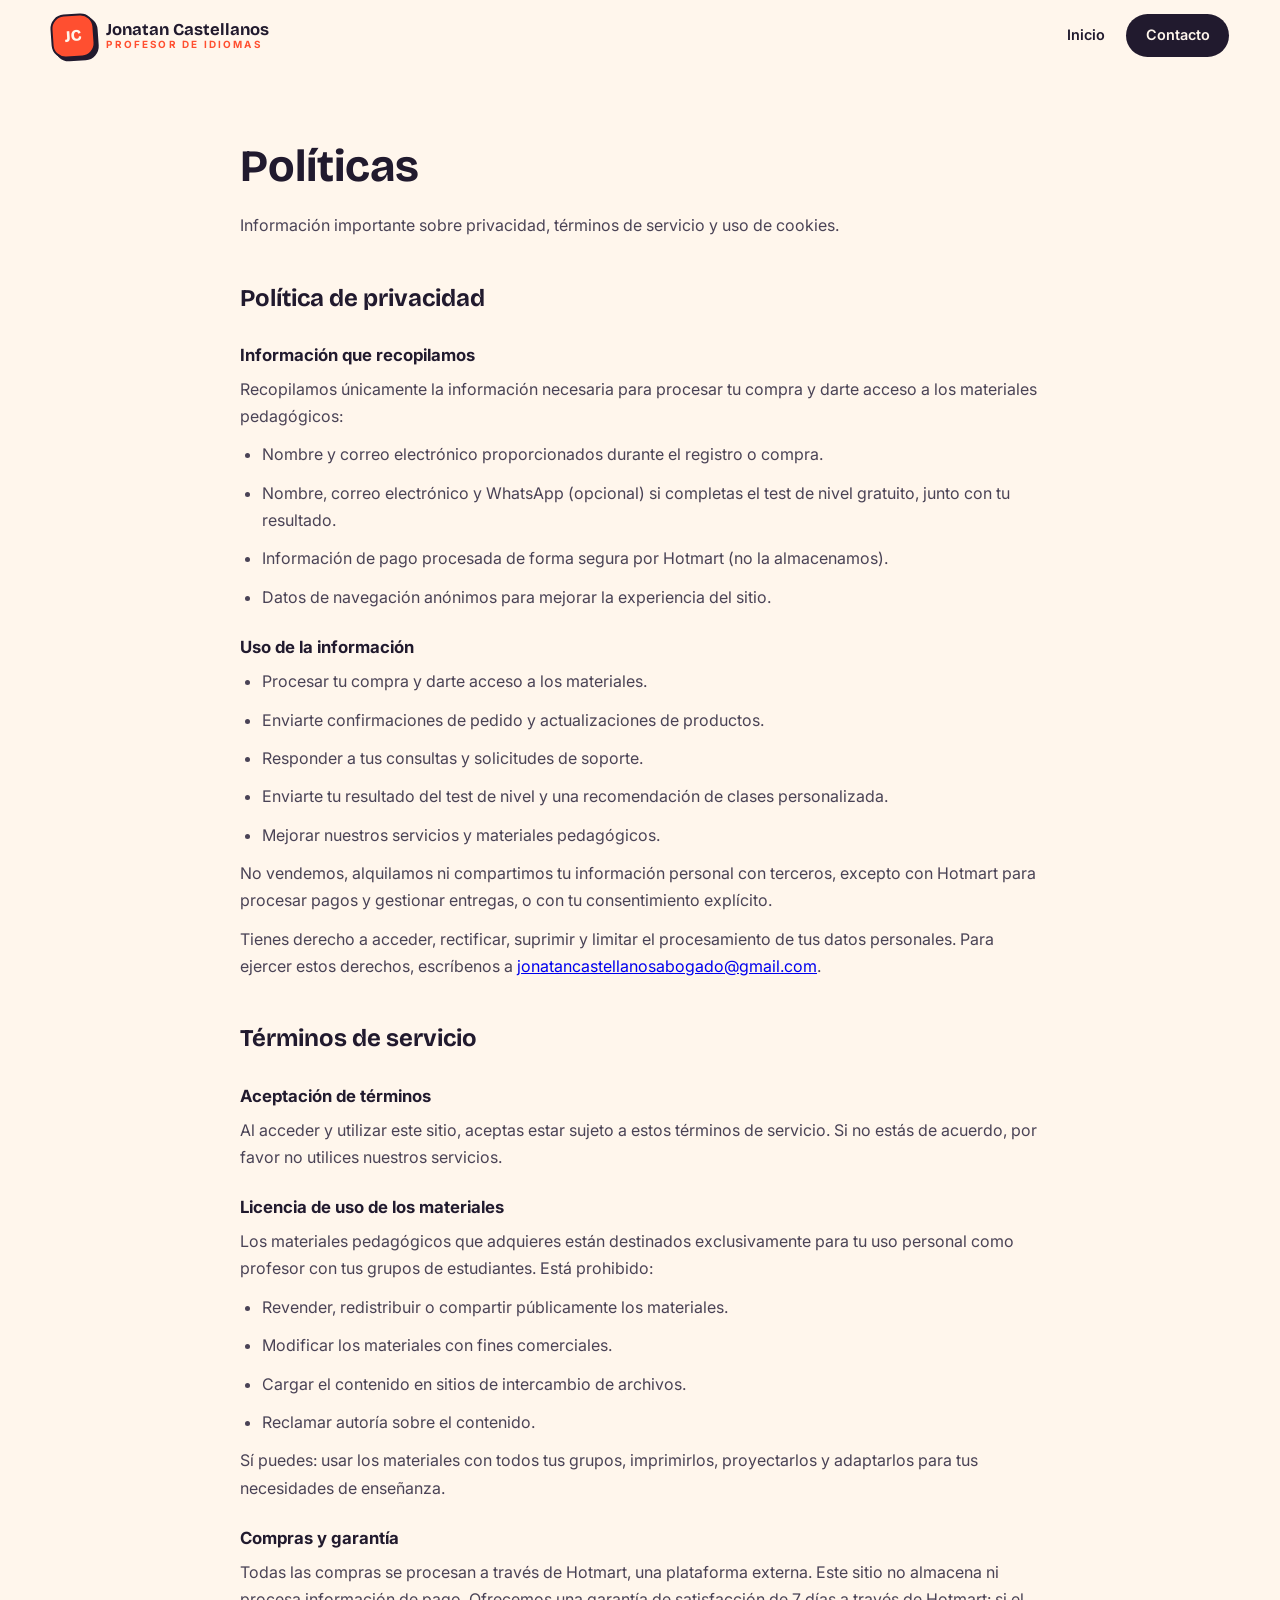
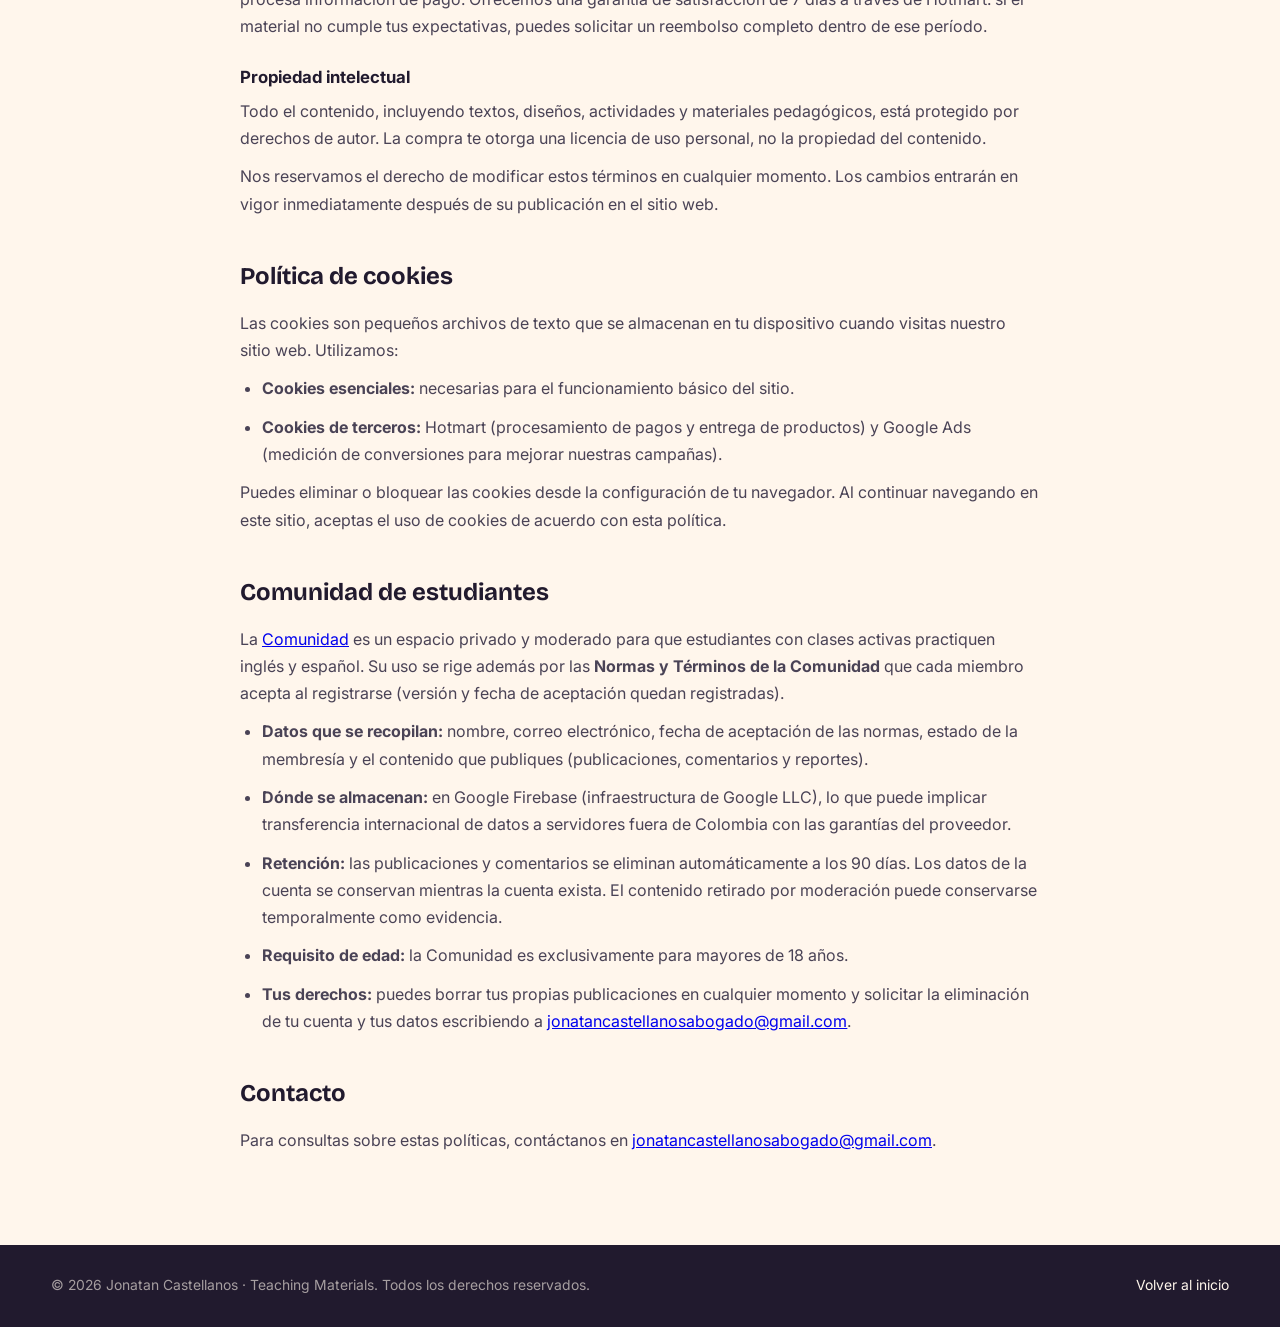
<file: politicas.html>
<!DOCTYPE html>
<html lang="es">
<head>
  <meta charset="UTF-8">
  <meta name="viewport" content="width=device-width, initial-scale=1.0">
  <title>Políticas | Jonatan Castellanos · Profesor de Idiomas</title>
  <meta name="description" content="Políticas de privacidad, términos de servicio y uso de cookies.">
  <link rel="canonical" href="https://castellanosjonatan.com/politicas.html">
  <link rel="icon" href="data:image/svg+xml,%3Csvg xmlns='http://www.w3.org/2000/svg' viewBox='0 0 64 64'%3E%3Crect width='64' height='64' rx='16' fill='%23ff4f30'/%3E%3Ctext x='32' y='45' font-family='Arial Black,sans-serif' font-size='28' font-weight='900' fill='%23fff6ec' text-anchor='middle'%3EJC%3C/text%3E%3C/svg%3E">
  <link rel="preconnect" href="https://fonts.googleapis.com">
  <link rel="preconnect" href="https://fonts.gstatic.com" crossorigin>
  <link href="https://fonts.googleapis.com/css2?family=Bricolage+Grotesque:opsz,wght@12..96,400;12..96,600;12..96,700;12..96,800&family=Inter:wght@400;500;600;700&display=swap" rel="stylesheet">
  <link rel="stylesheet" href="css/styles.css?v=4">

  <!-- Google tag (gtag.js) -->
  <script async src="https://www.googletagmanager.com/gtag/js?id=AW-18056733453"></script>
  <script>
    window.dataLayer = window.dataLayer || [];
    function gtag(){dataLayer.push(arguments);}
    gtag('js', new Date());
    gtag('config', 'AW-18056733453');
  </script>

  <style>
    .legal { padding: 8rem 0 5rem; }
    .legal h1 { font-family: var(--font-display); color: var(--ink); font-size: clamp(2rem, 5vw, 2.8rem); margin-bottom: .5rem; }
    .legal h2 { font-family: var(--font-display); color: var(--ink); font-size: 1.5rem; margin: 2.4rem 0 .8rem; }
    .legal h3 { color: var(--ink); font-size: 1.05rem; margin: 1.4rem 0 .4rem; }
    .legal p, .legal li { margin-bottom: .7rem; }
    .legal ul { padding-left: 1.4rem; }
  </style>
</head>
<body>

  <header class="nav scrolled" id="nav">
    <div class="container nav-inner">
      <a href="index.html" class="brand">
        <span class="brand-mono">JC</span>
        <span class="brand-text">
          <span class="brand-name">Jonatan Castellanos</span>
          <span class="brand-tag">Profesor de Idiomas</span>
        </span>
      </a>
      <nav class="nav-links" id="navLinks" aria-label="Navegación principal">
        <a href="index.html">Inicio</a>
        <a href="index.html#contacto" class="nav-cta">Contacto</a>
      </nav>
      <button class="nav-toggle" id="navToggle" aria-label="Abrir menú" aria-expanded="false">
        <span></span><span></span><span></span>
      </button>
    </div>
  </header>

  <main class="legal">
    <div class="container narrow">
      <h1>Políticas</h1>
      <p>Información importante sobre privacidad, términos de servicio y uso de cookies.</p>

      <h2>Política de privacidad</h2>
      <h3>Información que recopilamos</h3>
      <p>Recopilamos únicamente la información necesaria para procesar tu compra y darte acceso a los materiales pedagógicos:</p>
      <ul>
        <li>Nombre y correo electrónico proporcionados durante el registro o compra.</li>
        <li>Nombre, correo electrónico y WhatsApp (opcional) si completas el test de nivel gratuito, junto con tu resultado.</li>
        <li>Información de pago procesada de forma segura por Hotmart (no la almacenamos).</li>
        <li>Datos de navegación anónimos para mejorar la experiencia del sitio.</li>
      </ul>
      <h3>Uso de la información</h3>
      <ul>
        <li>Procesar tu compra y darte acceso a los materiales.</li>
        <li>Enviarte confirmaciones de pedido y actualizaciones de productos.</li>
        <li>Responder a tus consultas y solicitudes de soporte.</li>
        <li>Enviarte tu resultado del test de nivel y una recomendación de clases personalizada.</li>
        <li>Mejorar nuestros servicios y materiales pedagógicos.</li>
      </ul>
      <p>No vendemos, alquilamos ni compartimos tu información personal con terceros, excepto con Hotmart para procesar pagos y gestionar entregas, o con tu consentimiento explícito.</p>
      <p>Tienes derecho a acceder, rectificar, suprimir y limitar el procesamiento de tus datos personales. Para ejercer estos derechos, escríbenos a <a href="mailto:jonatancastellanosabogado@gmail.com">jonatancastellanosabogado@gmail.com</a>.</p>

      <h2>Términos de servicio</h2>
      <h3>Aceptación de términos</h3>
      <p>Al acceder y utilizar este sitio, aceptas estar sujeto a estos términos de servicio. Si no estás de acuerdo, por favor no utilices nuestros servicios.</p>
      <h3>Licencia de uso de los materiales</h3>
      <p>Los materiales pedagógicos que adquieres están destinados exclusivamente para tu uso personal como profesor con tus grupos de estudiantes. Está prohibido:</p>
      <ul>
        <li>Revender, redistribuir o compartir públicamente los materiales.</li>
        <li>Modificar los materiales con fines comerciales.</li>
        <li>Cargar el contenido en sitios de intercambio de archivos.</li>
        <li>Reclamar autoría sobre el contenido.</li>
      </ul>
      <p>Sí puedes: usar los materiales con todos tus grupos, imprimirlos, proyectarlos y adaptarlos para tus necesidades de enseñanza.</p>
      <h3>Compras y garantía</h3>
      <p>Todas las compras se procesan a través de Hotmart, una plataforma externa. Este sitio no almacena ni procesa información de pago. Ofrecemos una garantía de satisfacción de 7 días a través de Hotmart: si el material no cumple tus expectativas, puedes solicitar un reembolso completo dentro de ese período.</p>
      <h3>Propiedad intelectual</h3>
      <p>Todo el contenido, incluyendo textos, diseños, actividades y materiales pedagógicos, está protegido por derechos de autor. La compra te otorga una licencia de uso personal, no la propiedad del contenido.</p>
      <p>Nos reservamos el derecho de modificar estos términos en cualquier momento. Los cambios entrarán en vigor inmediatamente después de su publicación en el sitio web.</p>

      <h2>Política de cookies</h2>
      <p>Las cookies son pequeños archivos de texto que se almacenan en tu dispositivo cuando visitas nuestro sitio web. Utilizamos:</p>
      <ul>
        <li><strong>Cookies esenciales:</strong> necesarias para el funcionamiento básico del sitio.</li>
        <li><strong>Cookies de terceros:</strong> Hotmart (procesamiento de pagos y entrega de productos) y Google Ads (medición de conversiones para mejorar nuestras campañas).</li>
      </ul>
      <p>Puedes eliminar o bloquear las cookies desde la configuración de tu navegador. Al continuar navegando en este sitio, aceptas el uso de cookies de acuerdo con esta política.</p>

      <h2>Comunidad de estudiantes</h2>
      <p>La <a href="comunidad.html">Comunidad</a> es un espacio privado y moderado para que estudiantes con clases activas practiquen inglés y español. Su uso se rige además por las <strong>Normas y Términos de la Comunidad</strong> que cada miembro acepta al registrarse (versión y fecha de aceptación quedan registradas).</p>
      <ul>
        <li><strong>Datos que se recopilan:</strong> nombre, correo electrónico, fecha de aceptación de las normas, estado de la membresía y el contenido que publiques (publicaciones, comentarios y reportes).</li>
        <li><strong>Dónde se almacenan:</strong> en Google Firebase (infraestructura de Google LLC), lo que puede implicar transferencia internacional de datos a servidores fuera de Colombia con las garantías del proveedor.</li>
        <li><strong>Retención:</strong> las publicaciones y comentarios se eliminan automáticamente a los 90 días. Los datos de la cuenta se conservan mientras la cuenta exista. El contenido retirado por moderación puede conservarse temporalmente como evidencia.</li>
        <li><strong>Requisito de edad:</strong> la Comunidad es exclusivamente para mayores de 18 años.</li>
        <li><strong>Tus derechos:</strong> puedes borrar tus propias publicaciones en cualquier momento y solicitar la eliminación de tu cuenta y tus datos escribiendo a <a href="mailto:jonatancastellanosabogado@gmail.com">jonatancastellanosabogado@gmail.com</a>.</li>
      </ul>

      <h2>Contacto</h2>
      <p>Para consultas sobre estas políticas, contáctanos en <a href="mailto:jonatancastellanosabogado@gmail.com">jonatancastellanosabogado@gmail.com</a>.</p>
    </div>
  </main>

  <footer class="footer">
    <div class="container footer-inner">
      <p>© <span id="year"></span> Jonatan Castellanos · Teaching Materials. Todos los derechos reservados.</p>
      <nav aria-label="Legal">
        <a href="index.html">Volver al inicio</a>
      </nav>
    </div>
  </footer>

  <script src="js/main.js?v=3"></script>
</body>
</html>
</file>
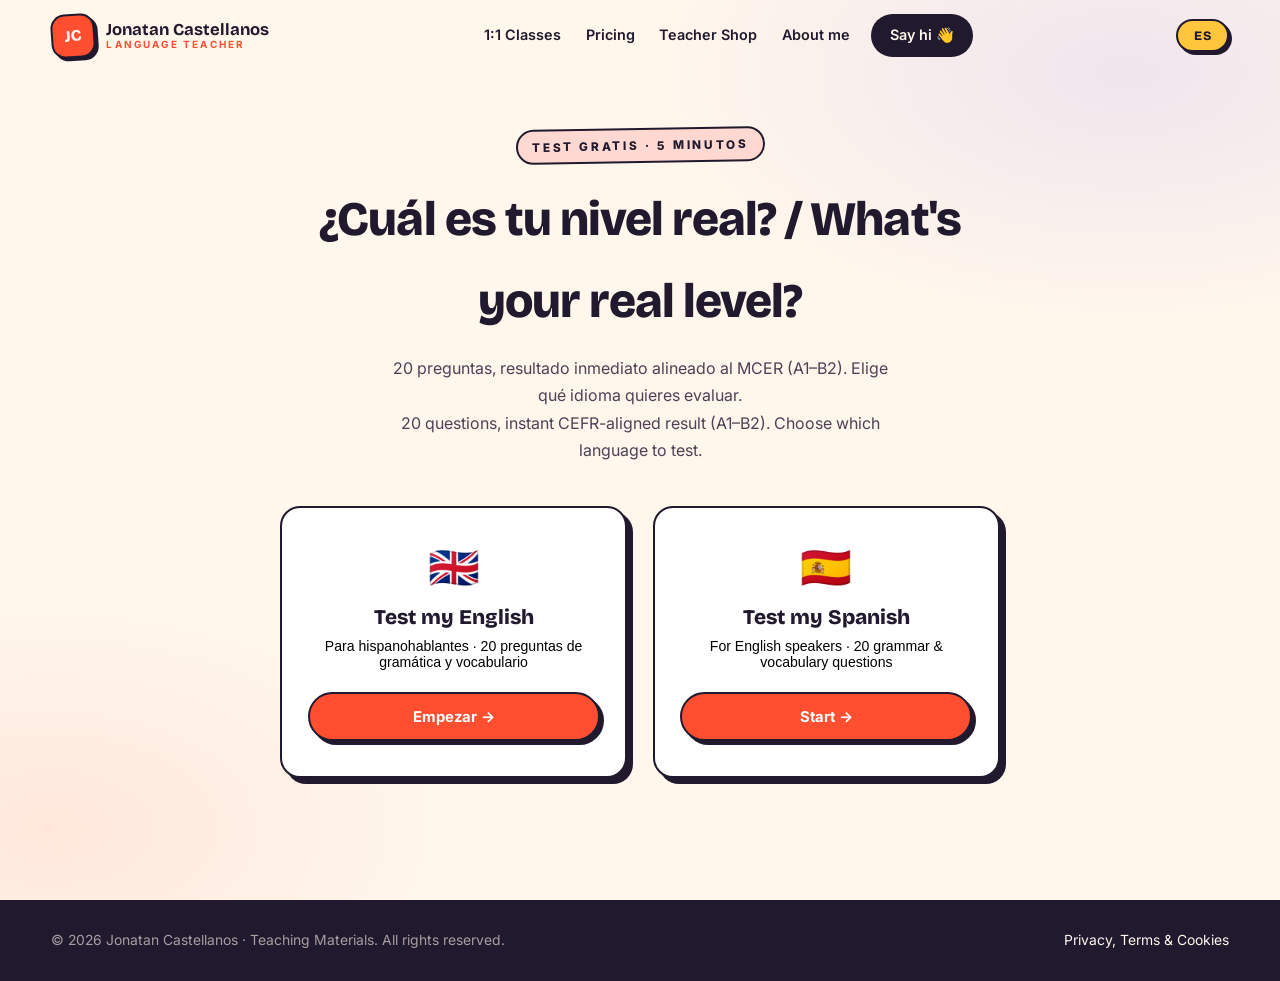
<file: test-nivel.html>
<!DOCTYPE html>
<html lang="es">
<head>
  <meta charset="UTF-8">
  <meta name="viewport" content="width=device-width, initial-scale=1.0">
  <title>Test de Nivel de Inglés y Español Gratis | Jonatan Castellanos</title>
  <meta name="description" content="Descubre gratis tu nivel de inglés o español (A1–B2) en 5 minutos. Recibe tu resultado y una recomendación de clases personalizada.">
  <link rel="canonical" href="https://castellanosjonatan.com/test-nivel.html">
  <meta property="og:title" content="Test de Nivel de Inglés y Español Gratis">
  <meta property="og:description" content="Descubre gratis tu nivel (A1–B2) en 5 minutos y recibe una recomendación de clases personalizada.">
  <meta property="og:type" content="website">
  <meta property="og:url" content="https://castellanosjonatan.com/test-nivel.html">
  <meta property="og:image" content="https://castellanosjonatan.com/assets/og-cover.jpg">
  <link rel="icon" href="data:image/svg+xml,%3Csvg xmlns='http://www.w3.org/2000/svg' viewBox='0 0 64 64'%3E%3Crect width='64' height='64' rx='16' fill='%23ff4f30'/%3E%3Ctext x='32' y='45' font-family='Arial Black,sans-serif' font-size='28' font-weight='900' fill='%23fff6ec' text-anchor='middle'%3EJC%3C/text%3E%3C/svg%3E">
  <link rel="apple-touch-icon" href="assets/apple-touch-icon.png">
  <link rel="preconnect" href="https://fonts.googleapis.com">
  <link rel="preconnect" href="https://fonts.gstatic.com" crossorigin>
  <link href="https://fonts.googleapis.com/css2?family=Bricolage+Grotesque:opsz,wght@12..96,400;12..96,600;12..96,700;12..96,800&family=Inter:wght@400;500;600;700&display=swap" rel="stylesheet">
  <link rel="stylesheet" href="css/styles.css?v=4">
  <link rel="stylesheet" href="css/quiz.css?v=3">

  <!-- Google tag (gtag.js) -->
  <script async src="https://www.googletagmanager.com/gtag/js?id=AW-18056733453"></script>
  <script>
    window.dataLayer = window.dataLayer || [];
    function gtag(){dataLayer.push(arguments);}
    gtag('js', new Date());
    gtag('config', 'AW-18056733453');
  </script>
</head>
<body data-static-meta>

  <div class="scroll-progress" id="scrollProgress" aria-hidden="true"></div>

  <header class="nav" id="nav">
    <div class="container nav-inner">
      <a href="index.html" class="brand" aria-label="Inicio">
        <span class="brand-mono">JC</span>
        <span class="brand-text">
          <span class="brand-name">Jonatan Castellanos</span>
          <span class="brand-tag" data-i18n="brand_tag">Profesor de Idiomas</span>
        </span>
      </a>
      <nav class="nav-links" id="navLinks" aria-label="Navegación principal">
        <a href="index.html#clases" data-i18n="nav_clases">Clases 1:1</a>
        <a href="index.html#precios" data-i18n="nav_precios">Precios</a>
        <a href="index.html#packs" data-i18n="nav_packs">Tienda del Profe</a>
        <a href="index.html#sobre-mi" data-i18n="nav_sobre">Sobre mí</a>
        <a href="index.html#contacto" class="nav-cta" data-i18n="nav_cta">Escríbeme 👋</a>
      </nav>
      <div class="nav-side">
        <button class="lang-toggle" id="langToggle" aria-label="Switch language">EN</button>
        <button class="nav-toggle" id="navToggle" aria-label="Abrir menú" aria-expanded="false">
          <span></span><span></span><span></span>
        </button>
      </div>
    </div>
  </header>

  <main>
    <section class="quiz-hero">
      <div class="container quiz-shell">

        <!-- ===== Selección de idioma ===== -->
        <div id="quizIntro">
          <div class="quiz-head">
            <p class="kicker kicker-coral" style="display:inline-block">Test gratis · 5 minutos</p>
            <h1>¿Cuál es tu nivel real? / What's your real level?</h1>
            <p>20 preguntas, resultado inmediato alineado al MCER (A1–B2). Elige qué idioma quieres evaluar.<br>20 questions, instant CEFR-aligned result (A1–B2). Choose which language to test.</p>
          </div>

          <div class="lang-pick-grid">
            <button type="button" class="lang-pick-card" data-start-lang="en">
              <div class="lang-pick-flag">🇬🇧</div>
              <h3>Test my English</h3>
              <p>Para hispanohablantes · 20 preguntas de gramática y vocabulario</p>
              <span class="btn btn-coral btn-block">Empezar →</span>
            </button>
            <button type="button" class="lang-pick-card" data-start-lang="es">
              <div class="lang-pick-flag">🇪🇸</div>
              <h3>Test my Spanish</h3>
              <p>For English speakers · 20 grammar &amp; vocabulary questions</p>
              <span class="btn btn-coral btn-block">Start →</span>
            </button>
          </div>
        </div>

        <!-- ===== Preguntas ===== -->
        <div id="quizPlay" hidden>
          <div class="quiz-progress">
            <div class="quiz-progress-track"><div class="quiz-progress-fill" id="progressFill"></div></div>
            <span class="quiz-progress-label" id="progressLabel">1 / 20</span>
          </div>
          <p class="quiz-instruction" id="quizInstruction"></p>
          <div class="quiz-card">
            <p class="quiz-question" id="questionPrompt"></p>
            <div class="quiz-options" id="optionsList"></div>
            <div class="quiz-nav-btns">
              <button type="button" class="btn btn-ink-outline" id="prevBtn">← Atrás / Back</button>
              <button type="button" class="btn btn-coral" id="nextBtn" disabled>Siguiente / Next →</button>
            </div>
          </div>
        </div>

        <!-- ===== Captura de datos ===== -->
        <div id="quizGate" hidden>
          <div class="gate-card">
            <h2 id="gateTitle"></h2>
            <form id="gateForm" novalidate>
              <div class="gate-field">
                <label id="nameLabel" for="gateName"></label>
                <input type="text" id="gateName" name="name" autocomplete="name" required>
              </div>
              <div class="gate-field">
                <label id="emailLabel" for="gateEmail"></label>
                <input type="email" id="gateEmail" name="email" autocomplete="email" required>
              </div>
              <div class="gate-field">
                <label id="waLabel" for="gateWa"></label>
                <input type="tel" id="gateWa" name="whatsapp" autocomplete="tel" placeholder="+57 300 000 0000">
              </div>
              <div class="hp-field" aria-hidden="true">
                <label for="gateWebsite">Website</label>
                <input type="text" id="gateWebsite" name="website" tabindex="-1" autocomplete="off">
              </div>
              <label class="gate-consent">
                <input type="checkbox" name="consent" required>
                <span id="consentText"></span>
              </label>
              <p class="gate-error" id="gateError" hidden>Por favor completa los campos obligatorios. / Please fill in the required fields.</p>
              <button type="submit" class="btn btn-coral btn-block btn-lg" id="gateSubmit"></button>
            </form>
          </div>
        </div>

        <!-- ===== Resultado ===== -->
        <div id="quizResult" hidden>
          <div class="result-card">
            <p class="kicker kicker-coral" id="resultKicker" style="display:inline-block"></p>
            <div class="result-badge" id="resultBadge"></div>
            <h2 class="result-title" id="resultTitle"></h2>
            <p class="result-text" id="resultText"></p>
            <span class="result-score" id="resultScore"></span>
            <div class="result-actions">
              <a class="btn btn-coral btn-lg" id="resultWa" target="_blank" rel="noopener noreferrer"></a>
              <button type="button" class="btn btn-ink-outline btn-lg" id="resultRestart"></button>
            </div>
          </div>
        </div>

      </div>
    </section>
  </main>

  <footer class="footer">
    <div class="container footer-inner">
      <p>© <span id="year"></span> Jonatan Castellanos · Teaching Materials. <span data-i18n="ft_rights">Todos los derechos reservados.</span></p>
      <nav aria-label="Legal">
        <a href="politicas.html" data-i18n="ft_legal">Privacidad, Términos y Cookies</a>
      </nav>
    </div>
  </footer>

  <script src="js/i18n.js?v=4"></script>
  <script src="js/main.js?v=3"></script>
  <script src="js/quiz-data.js?v=3"></script>
  <script src="js/quiz.js?v=3"></script>
</body>
</html>
</file>
<file: css/styles.css>
/* =========================================================
   Jonatan Castellanos · Profesor de Idiomas
   Identidad: crema cálido + coral + violeta + amarillo
   Estilo: editorial-lúdico, bordes de tinta, sombras duras
   ========================================================= */

:root {
  --cream: #fff6ec;
  --cream-2: #ffefdd;
  --paper: #ffffff;
  --ink: #211a2e;
  --text: #4a4356;
  --muted: #7d7589;
  --coral: #ff4f30;
  --coral-soft: #ffd9d1;
  --violet: #6c4cf1;
  --violet-deep: #4c2fc2;
  --yellow: #ffc53d;
  --mint: #2ec4a5;
  --sky: #4ca9ff;
  --green-wa: #22b25f;
  --radius: 20px;
  --radius-sm: 14px;
  --bw: 2px;                                /* grosor de borde de tinta */
  --hs: 6px 6px 0 var(--ink);               /* sombra dura */
  --hs-sm: 4px 4px 0 var(--ink);
  --font-display: "Bricolage Grotesque", "Arial Black", sans-serif;
  --font-body: "Inter", "Helvetica Neue", Arial, sans-serif;
  --ease: cubic-bezier(.22, .8, .3, 1);
}

* { margin: 0; padding: 0; box-sizing: border-box; }

html { scroll-behavior: smooth; }

body {
  font-family: var(--font-body);
  color: var(--text);
  background: var(--cream);
  line-height: 1.7;
  -webkit-font-smoothing: antialiased;
  overflow-x: hidden;
}

::selection { background: var(--yellow); color: var(--ink); }

img { max-width: 100%; display: block; }

.container { width: min(1180px, 92%); margin-inline: auto; }
.narrow { max-width: 800px; }
.center { text-align: center; }

/* ---------- Subrayado tipo marcador ---------- */
.hl {
  position: relative;
  display: inline-block;
  z-index: 1;
  white-space: nowrap;
}

.hl::before {
  content: "";
  position: absolute;
  z-index: -1;
  left: -.15em; right: -.15em;
  bottom: .06em;
  height: .42em;
  border-radius: 3px;
  transform: rotate(-1deg);
  background: var(--coral-soft);
}

.hl-yellow::before { background: var(--yellow); }
.hl-coral::before  { background: var(--coral); opacity: .85; }
.hl-mint::before   { background: var(--mint); opacity: .55; }
.hl-sky::before    { background: var(--sky); opacity: .45; }

/* ---------- Barra de progreso ---------- */
.scroll-progress {
  position: fixed;
  top: 0; left: 0;
  height: 4px;
  width: 0;
  background: var(--coral);
  z-index: 200;
}

/* ---------- Navegación ---------- */
.nav {
  position: fixed;
  inset: 0 0 auto 0;
  z-index: 100;
  background: transparent;
  transition: background .3s var(--ease), box-shadow .3s, border-color .3s;
  border-bottom: var(--bw) solid transparent;
}

.nav.scrolled {
  background: rgba(255, 246, 236, .92);
  backdrop-filter: blur(12px);
  -webkit-backdrop-filter: blur(12px);
  border-bottom-color: var(--ink);
}

.nav-inner {
  display: flex;
  align-items: center;
  justify-content: space-between;
  gap: 1rem;
  padding: .85rem 0;
}

.brand { display: flex; align-items: center; gap: .7rem; text-decoration: none; }

.brand-mono {
  display: grid;
  place-items: center;
  width: 44px; height: 44px;
  border-radius: 14px;
  background: var(--coral);
  border: var(--bw) solid var(--ink);
  box-shadow: 3px 3px 0 var(--ink);
  color: var(--cream);
  font-family: var(--font-display);
  font-weight: 800;
  font-size: 1rem;
  transform: rotate(-4deg);
  transition: transform .2s var(--ease);
}

.brand:hover .brand-mono { transform: rotate(3deg) scale(1.05); }

.brand-text { display: flex; flex-direction: column; line-height: 1.15; }

.brand-name {
  font-family: var(--font-display);
  font-weight: 700;
  font-size: 1.04rem;
  color: var(--ink);
}

.brand-tag {
  font-size: .62rem;
  letter-spacing: .22em;
  text-transform: uppercase;
  color: var(--coral);
  font-weight: 700;
}

.nav-links { display: flex; align-items: center; justify-content: flex-end; flex-wrap: wrap; gap: .1rem; }

.nav-links a {
  color: var(--ink);
  text-decoration: none;
  font-size: .9rem;
  font-weight: 600;
  padding: .55rem .72rem;
  border-radius: 10px;
  transition: background .2s;
  white-space: nowrap;
}

@media (max-width: 1240px) {
  .nav-links a { font-size: .84rem; padding: .45rem .5rem; }
}

.nav-links a:hover { background: var(--cream-2); }

.nav-links .nav-cta {
  background: var(--ink);
  color: var(--cream);
  margin-left: .5rem;
  border-radius: 999px;
  padding: .6rem 1.2rem;
  transition: transform .18s var(--ease), background .2s;
}

.nav-links .nav-cta:hover { background: var(--coral); transform: translateY(-2px); }

.nav-toggle {
  display: none;
  flex-direction: column;
  gap: 5px;
  background: none;
  border: 0;
  padding: .6rem;
  cursor: pointer;
  z-index: 110;
}

.nav-toggle span {
  width: 24px; height: 2.5px;
  background: var(--ink);
  border-radius: 3px;
  transition: transform .25s var(--ease), opacity .2s;
}

/* ---------- Botones ---------- */
.btn {
  display: inline-flex;
  align-items: center;
  justify-content: center;
  gap: .55rem;
  padding: .85rem 1.6rem;
  border-radius: 999px;
  border: var(--bw) solid var(--ink);
  font-family: var(--font-body);
  font-weight: 700;
  font-size: .93rem;
  text-decoration: none;
  cursor: pointer;
  box-shadow: var(--hs-sm);
  transition: transform .18s var(--ease), box-shadow .18s var(--ease), background .2s, color .2s;
}

.btn:hover { transform: translate(-2px, -2px); box-shadow: 6px 6px 0 var(--ink); }
.btn:active { transform: translate(2px, 2px); box-shadow: 1px 1px 0 var(--ink); }

.btn-lg { padding: 1.05rem 2rem; font-size: 1rem; }

.btn-coral { background: var(--coral); color: #fff; }
.btn-ink { background: var(--ink); color: var(--cream); }
.btn-yellow { background: var(--yellow); color: var(--ink); }

.btn-ink-outline { background: transparent; color: var(--ink); }
.btn-ink-outline:hover { background: var(--ink); color: var(--cream); }

.btn-cream-outline {
  background: transparent;
  color: var(--cream);
  border-color: var(--cream);
  box-shadow: 4px 4px 0 rgba(255, 246, 236, .35);
}
.btn-cream-outline:hover { background: var(--cream); color: var(--ink); box-shadow: 6px 6px 0 rgba(255, 246, 236, .35); }

.btn-block { width: 100%; }

/* ---------- Hero ---------- */
.hero {
  position: relative;
  min-height: 100svh;
  display: flex;
  align-items: center;
  padding: 8rem 0 5rem;
  background:
    radial-gradient(720px 380px at 88% 8%, rgba(108, 76, 241, .1), transparent 65%),
    radial-gradient(600px 340px at 4% 92%, rgba(255, 79, 48, .09), transparent 65%),
    var(--cream);
  overflow: hidden;
}

.hero-doodles { position: absolute; inset: 0; pointer-events: none; }

.doodle {
  position: absolute;
  font-size: 2.2rem;
  color: var(--coral);
  animation: bob 6s ease-in-out infinite;
}

.doodle-ast { top: 16%; left: 5%; color: var(--violet); font-size: 2.6rem; animation-delay: -2s; }
.doodle-arrow { bottom: 22%; left: 42%; color: var(--mint); font-size: 3rem; transform: rotate(20deg); animation-delay: -4s; }
.doodle-spark { top: 12%; right: 8%; color: var(--yellow); }

.doodle-circ {
  top: 58%; left: 8%;
  width: 26px; height: 26px;
  border: 3px solid var(--sky);
  border-radius: 50%;
  animation-delay: -1s;
}

@keyframes bob {
  0%, 100% { transform: translateY(0) rotate(0deg); }
  50%      { transform: translateY(-14px) rotate(6deg); }
}

.hero-inner {
  position: relative;
  display: grid;
  grid-template-columns: 1.08fr .92fr;
  gap: 3.5rem;
  align-items: center;
}

.hero-eyebrow {
  display: inline-flex;
  align-items: center;
  gap: .55rem;
  font-size: .78rem;
  font-weight: 700;
  letter-spacing: .12em;
  text-transform: uppercase;
  color: var(--ink);
  background: var(--paper);
  border: var(--bw) solid var(--ink);
  box-shadow: var(--hs-sm);
  padding: .5rem 1.1rem;
  border-radius: 999px;
  margin-bottom: 1.7rem;
  transform: rotate(-1deg);
}

.pulse-dot {
  width: 9px; height: 9px;
  border-radius: 50%;
  background: var(--green-wa);
  box-shadow: 0 0 0 0 rgba(34, 178, 95, .6);
  animation: pulse 2s infinite;
}

@keyframes pulse {
  0%   { box-shadow: 0 0 0 0 rgba(34, 178, 95, .55); }
  70%  { box-shadow: 0 0 0 9px rgba(34, 178, 95, 0); }
  100% { box-shadow: 0 0 0 0 rgba(34, 178, 95, 0); }
}

.hero h1 {
  font-family: var(--font-display);
  font-weight: 800;
  font-size: clamp(3rem, 7vw, 5.4rem);
  line-height: .98;
  letter-spacing: -.02em;
  color: var(--ink);
  margin-bottom: 1.5rem;
}

.rotator-wrap { display: inline-block; }

.rotator {
  display: inline-block;
  min-width: 1ch;
  color: var(--coral);
  transition: opacity .35s var(--ease), transform .35s var(--ease);
}

.rotator.swap { opacity: 0; transform: translateY(16px) rotate(2deg); }

.hero-desc {
  max-width: 520px;
  font-size: 1.1rem;
  margin-bottom: 2.2rem;
}

.hero-desc strong { color: var(--ink); }

.hero-actions {
  display: flex;
  flex-wrap: wrap;
  gap: 1rem;
  margin-bottom: 2.8rem;
}

.hero-stats {
  display: grid;
  grid-template-columns: repeat(4, auto);
  gap: 2.2rem;
  justify-content: start;
}

.hero-stats div { display: flex; flex-direction: column; }

.hero-stats dt {
  font-family: var(--font-display);
  font-weight: 800;
  font-size: 2rem;
  color: var(--ink);
  line-height: 1.1;
}

.hero-stats dd { font-size: .8rem; color: var(--muted); font-weight: 600; }

/* --- Mock de chat --- */
.hero-visual { position: relative; }

.chat-card {
  position: relative;
  background: var(--paper);
  border: var(--bw) solid var(--ink);
  border-radius: 24px;
  box-shadow: 10px 10px 0 var(--ink);
  overflow: hidden;
  max-width: 420px;
  margin-inline: auto;
  transform: rotate(1.2deg);
}

.chat-head {
  display: flex;
  align-items: center;
  gap: .8rem;
  padding: 1rem 1.2rem;
  background: var(--cream-2);
  border-bottom: var(--bw) solid var(--ink);
}

.chat-avatar {
  display: grid;
  place-items: center;
  width: 40px; height: 40px;
  border-radius: 50%;
  background: var(--coral);
  border: 2px solid var(--ink);
  color: #fff;
  font-weight: 800;
  font-size: .85rem;
}

.chat-id { display: flex; flex-direction: column; line-height: 1.3; }
.chat-id strong { font-size: .92rem; color: var(--ink); }
.chat-id span { font-size: .74rem; color: var(--muted); display: inline-flex; align-items: center; gap: .35rem; }

.online-dot {
  width: 7px; height: 7px;
  border-radius: 50%;
  background: var(--green-wa);
  display: inline-block;
}

.chat-body {
  padding: 1.3rem 1.2rem;
  display: flex;
  flex-direction: column;
  gap: .7rem;
  min-height: 250px;
  background:
    radial-gradient(circle at 20% 20%, rgba(255, 197, 61, .07), transparent 50%),
    var(--paper);
}

.msg {
  max-width: 84%;
  padding: .68rem 1rem;
  border-radius: 16px;
  border: 2px solid var(--ink);
  font-size: .9rem;
  line-height: 1.5;
  opacity: 0;
  transform: translateY(12px) scale(.97);
  transition: opacity .45s var(--ease), transform .45s var(--ease);
}

.msg.shown { opacity: 1; transform: none; }

.msg-in {
  align-self: flex-start;
  background: var(--cream-2);
  color: var(--ink);
  border-bottom-left-radius: 4px;
}

.msg-out {
  align-self: flex-end;
  background: #d8f7e4;
  color: var(--ink);
  border-bottom-right-radius: 4px;
}

.msg-typing {
  align-self: flex-start;
  background: var(--cream-2);
  display: inline-flex;
  gap: 5px;
  padding: .85rem 1rem;
}

.msg-typing span {
  width: 7px; height: 7px;
  border-radius: 50%;
  background: var(--muted);
  animation: blink 1.2s infinite;
}

.msg-typing span:nth-child(2) { animation-delay: .18s; }
.msg-typing span:nth-child(3) { animation-delay: .36s; }

@keyframes blink {
  0%, 80%, 100% { opacity: .25; transform: translateY(0); }
  40%           { opacity: 1; transform: translateY(-3px); }
}

.chat-foot {
  display: flex;
  align-items: center;
  justify-content: space-between;
  padding: .85rem 1.2rem;
  border-top: var(--bw) solid var(--ink);
  color: var(--muted);
  font-size: .85rem;
  background: var(--cream-2);
}

.chat-send {
  display: grid;
  place-items: center;
  width: 34px; height: 34px;
  border-radius: 50%;
  background: var(--coral);
  border: 2px solid var(--ink);
  color: #fff;
  font-size: .8rem;
}

.tag-chip {
  position: absolute;
  padding: .55rem 1rem;
  border-radius: 999px;
  background: var(--paper);
  border: var(--bw) solid var(--ink);
  box-shadow: var(--hs-sm);
  font-size: .84rem;
  font-weight: 700;
  color: var(--ink);
  white-space: nowrap;
  animation: bob 7s ease-in-out infinite;
}

.chip-a { top: -16px; left: -10px; transform: rotate(-5deg); background: var(--yellow); }
.chip-b { bottom: 15%; right: -12px; transform: rotate(4deg); background: var(--coral-soft); animation-delay: -2.5s; }
.chip-c { bottom: -20px; left: 10%; transform: rotate(-3deg); background: #e3f0ff; animation-delay: -4.5s; }

/* ---------- Marquee ---------- */
.ribbon {
  background: var(--ink);
  color: var(--cream);
  overflow: hidden;
  padding: .9rem 0;
  border-block: var(--bw) solid var(--ink);
  transform: rotate(-.8deg) scale(1.02);
  margin-top: -1.6rem;
  position: relative;
  z-index: 5;
}

.ribbon-track {
  display: flex;
  align-items: center;
  gap: 2rem;
  width: max-content;
  animation: marquee 26s linear infinite;
  font-family: var(--font-display);
  font-weight: 700;
  font-size: .95rem;
  letter-spacing: .1em;
  text-transform: uppercase;
  white-space: nowrap;
}

.ribbon-track i { font-style: normal; color: var(--yellow); }

@keyframes marquee {
  from { transform: translateX(0); }
  to   { transform: translateX(-50%); }
}

/* ---------- Secciones ---------- */
.section { padding: 6.5rem 0; }

.section-cream { background: var(--cream-2); border-block: var(--bw) solid var(--ink); }

.section-violet {
  background:
    radial-gradient(700px 380px at 90% 0%, rgba(255, 197, 61, .14), transparent 60%),
    var(--violet);
  border-block: var(--bw) solid var(--ink);
  color: #efeafe;
}

.section-head { max-width: 780px; margin-bottom: 3rem; }
.section-head.center { margin-inline: auto; text-align: center; }

.kicker {
  display: inline-block;
  font-size: .74rem;
  letter-spacing: .22em;
  text-transform: uppercase;
  font-weight: 800;
  margin-bottom: 1rem;
  padding: .35rem .9rem;
  border-radius: 999px;
  border: var(--bw) solid var(--ink);
  transform: rotate(-1deg);
}

.kicker-coral { background: var(--coral-soft); color: var(--ink); }
.kicker-cream { background: var(--cream); color: var(--ink); }

.section-head h2 {
  font-family: var(--font-display);
  font-weight: 800;
  font-size: clamp(2.1rem, 4.8vw, 3.4rem);
  line-height: 1.06;
  letter-spacing: -.02em;
  color: var(--ink);
  margin-bottom: 1.1rem;
}

.section-violet .section-head h2 { color: #fff; }

.lead { font-size: 1.07rem; }

/* ---------- Tabs de clases ---------- */
.tabs {
  position: relative;
  display: inline-flex;
  gap: .3rem;
  background: var(--paper);
  border: var(--bw) solid var(--ink);
  border-radius: 999px;
  padding: .35rem;
  box-shadow: var(--hs-sm);
  margin-bottom: 2.4rem;
}

.tab {
  position: relative;
  z-index: 2;
  border: 0;
  background: transparent;
  font-family: var(--font-display);
  font-weight: 700;
  font-size: 1rem;
  color: var(--muted);
  padding: .7rem 1.8rem;
  border-radius: 999px;
  cursor: pointer;
  transition: color .25s;
}

.tab.active { color: var(--cream); }

.tab-glider {
  position: absolute;
  z-index: 1;
  top: .35rem; bottom: .35rem;
  border-radius: 999px;
  background: var(--ink);
  transition: left .3s var(--ease), width .3s var(--ease);
}

.tab-panel { animation: panelIn .45s var(--ease); }

@keyframes panelIn {
  from { opacity: 0; transform: translateY(14px); }
  to   { opacity: 1; transform: none; }
}

.panel-grid {
  display: grid;
  grid-template-columns: 1.15fr .85fr;
  gap: 2.5rem;
  align-items: start;
}

.panel-info {
  background: var(--paper);
  border: var(--bw) solid var(--ink);
  border-radius: var(--radius);
  padding: 2.4rem;
  box-shadow: var(--hs);
}

.level-badge {
  display: inline-block;
  font-size: .72rem;
  font-weight: 800;
  letter-spacing: .14em;
  text-transform: uppercase;
  color: var(--ink);
  border: 2px solid var(--ink);
  padding: .35rem .85rem;
  border-radius: 999px;
  margin-bottom: 1.2rem;
}

.badge-sky { background: #dbeeff; }
.badge-coral { background: var(--coral-soft); }

.panel-info h3 {
  font-family: var(--font-display);
  font-weight: 800;
  font-size: 1.9rem;
  color: var(--ink);
  margin-bottom: .8rem;
  letter-spacing: -.01em;
}

.panel-info > p { margin-bottom: 1.4rem; }

.checklist { list-style: none; margin-bottom: 1.8rem; }

.checklist li {
  padding: .42rem 0 .42rem 2.1rem;
  position: relative;
}

.checklist li::before {
  content: "✓";
  position: absolute;
  left: 0; top: .46rem;
  display: grid;
  place-items: center;
  width: 22px; height: 22px;
  font-size: .72rem;
  font-weight: 900;
  border-radius: 50%;
  border: 2px solid var(--ink);
  background: var(--yellow);
  color: var(--ink);
}

.panel-steps { display: flex; flex-direction: column; gap: 1.1rem; }

.step {
  display: flex;
  gap: 1.1rem;
  background: var(--paper);
  border: var(--bw) solid var(--ink);
  border-radius: var(--radius-sm);
  padding: 1.3rem 1.4rem;
  box-shadow: var(--hs-sm);
  transition: transform .2s var(--ease), box-shadow .2s var(--ease);
}

.step:hover { transform: translate(-3px, -3px); box-shadow: 7px 7px 0 var(--ink); }

.step-n {
  flex-shrink: 0;
  display: grid;
  place-items: center;
  width: 42px; height: 42px;
  border-radius: 12px;
  border: 2px solid var(--ink);
  font-family: var(--font-display);
  font-weight: 800;
  font-size: 1.15rem;
  color: var(--ink);
  transform: rotate(-4deg);
}

.step-1 .step-n { background: var(--yellow); }
.step-2 .step-n { background: var(--coral-soft); }
.step-3 .step-n { background: #c9f3e8; }

.step strong { color: var(--ink); display: block; margin-bottom: .15rem; font-family: var(--font-display); font-weight: 700; }
.step p { font-size: .92rem; }

.note { margin-top: 2.6rem; text-align: center; color: var(--muted); font-size: .95rem; }
.note strong { color: var(--ink); }

/* ---------- Filtros de packs ---------- */
.filters {
  display: flex;
  flex-wrap: wrap;
  gap: .6rem;
  margin-bottom: 2.4rem;
}

.filter {
  border: var(--bw) solid var(--ink);
  background: rgba(255, 246, 236, .16);
  color: #fff;
  font-family: var(--font-body);
  font-weight: 700;
  font-size: .88rem;
  padding: .55rem 1.3rem;
  border-radius: 999px;
  cursor: pointer;
  transition: all .2s var(--ease);
}

.filter:hover { background: rgba(255, 246, 236, .32); transform: translateY(-2px); }

.filter.active {
  background: var(--yellow);
  color: var(--ink);
  box-shadow: var(--hs-sm);
}

/* ---------- Productos ---------- */
.products {
  display: grid;
  grid-template-columns: repeat(3, 1fr);
  gap: 1.8rem;
}

.product {
  position: relative;
  display: flex;
  flex-direction: column;
  background: var(--cream);
  border: var(--bw) solid var(--ink);
  border-radius: var(--radius);
  padding: 2rem;
  overflow: hidden;
  box-shadow: var(--hs);
  transition: transform .25s var(--ease), box-shadow .25s var(--ease), opacity .3s;
  will-change: transform;
  color: var(--text);
}

.product:hover { box-shadow: 10px 10px 0 var(--ink); }

.product.hide { display: none; }

.product-glow {
  position: absolute;
  inset: 0;
  background: radial-gradient(340px 200px at var(--mx, 50%) var(--my, 0%), rgba(255, 197, 61, .25), transparent 65%);
  opacity: 0;
  transition: opacity .3s;
  pointer-events: none;
}

.product:hover .product-glow { opacity: 1; }

.product-flag { font-size: 1.8rem; margin-bottom: .9rem; }

.product-tag {
  align-self: flex-start;
  font-size: .66rem;
  letter-spacing: .16em;
  text-transform: uppercase;
  font-weight: 800;
  color: var(--ink);
  border: 2px solid var(--ink);
  border-radius: 999px;
  padding: .28rem .75rem;
  margin-bottom: .9rem;
  transform: rotate(-1.5deg);
}

.tag-sky    { background: #dbeeff; }
.tag-violet { background: #e6defc; }
.tag-mint   { background: #c9f3e8; }
.tag-coral  { background: var(--coral-soft); }
.tag-yellow { background: var(--yellow); }
.tag-ink    { background: var(--paper); }

.product h3 {
  font-family: var(--font-display);
  font-weight: 800;
  font-size: 1.5rem;
  color: var(--ink);
  margin-bottom: .3rem;
  letter-spacing: -.01em;
}

.product-hook {
  font-weight: 700;
  color: var(--coral);
  font-size: .95rem;
  margin-bottom: .5rem;
}

.product p:not(.product-hook) { flex: 1; font-size: .93rem; margin-bottom: 1.2rem; }

.product-feats {
  list-style: none;
  display: flex;
  flex-wrap: wrap;
  gap: .45rem;
  margin-bottom: 1.5rem;
}

.product-feats li {
  font-size: .74rem;
  font-weight: 700;
  color: var(--ink);
  background: var(--paper);
  border: 1.5px solid var(--ink);
  padding: .26rem .7rem;
  border-radius: 999px;
}

.product-badge {
  position: absolute;
  top: 1.3rem; right: -2.8rem;
  transform: rotate(38deg);
  background: var(--yellow);
  border-block: 2px solid var(--ink);
  color: var(--ink);
  font-size: .7rem;
  font-weight: 800;
  letter-spacing: .06em;
  padding: .32rem 3rem;
}

.product-featured { background: #fff9e8; }

.product-help {
  border-style: dashed;
  background: transparent;
  color: #efeafe;
  box-shadow: none;
  border-color: rgba(255, 246, 236, .65);
}

.product-help:hover { box-shadow: none; transform: translateY(-4px); }
.product-help h3 { color: #fff; }
.product-help .product-tag { transform: none; }
.product-help .btn-ink-outline { color: #fff; border-color: #fff; box-shadow: 4px 4px 0 rgba(0, 0, 0, .3); }
.product-help .btn-ink-outline:hover { background: var(--cream); color: var(--ink); }

/* ---------- Perks ---------- */
.perks {
  display: grid;
  grid-template-columns: repeat(4, 1fr);
  gap: 1.4rem;
  margin-top: 3.4rem;
  padding-top: 2.8rem;
  border-top: 2px dashed rgba(255, 246, 236, .4);
}

.perk { display: flex; gap: .9rem; align-items: flex-start; }

.perk-ico {
  flex-shrink: 0;
  display: grid;
  place-items: center;
  width: 46px; height: 46px;
  font-size: 1.3rem;
  border-radius: 14px;
  background: var(--cream);
  border: 2px solid var(--ink);
  box-shadow: 3px 3px 0 rgba(0, 0, 0, .3);
  transform: rotate(-3deg);
}

.perk strong { color: #fff; display: block; font-size: .95rem; }
.perk span { font-size: .84rem; color: rgba(239, 234, 254, .75); }

/* ---------- Muestra gratuita ---------- */
.sample {
  display: flex;
  flex-wrap: wrap;
  align-items: center;
  justify-content: space-between;
  gap: 1.5rem;
  margin-top: 3.2rem;
  padding: 2.2rem 2.5rem;
  border: var(--bw) solid var(--ink);
  border-radius: var(--radius);
  background: var(--cream);
  box-shadow: var(--hs);
  color: var(--text);
}

.sample h3 {
  font-family: var(--font-display);
  font-weight: 800;
  color: var(--ink);
  font-size: 1.5rem;
  margin-bottom: .35rem;
}

.sample p { max-width: 500px; font-size: .95rem; }

/* ---------- Sobre mí ---------- */
.about-grid {
  display: grid;
  grid-template-columns: .85fr 1.15fr;
  gap: 4rem;
  align-items: center;
}

.about-portrait {
  position: relative;
  width: min(280px, 78%);
  aspect-ratio: 1;
  margin-inline: auto;
  display: grid;
  place-items: center;
  border-radius: 36px;
  background: var(--violet);
  border: var(--bw) solid var(--ink);
  box-shadow: 10px 10px 0 var(--yellow), 10px 10px 0 2px var(--ink);
  transform: rotate(-2deg);
}

.about-portrait > span {
  font-family: var(--font-display);
  font-weight: 800;
  font-size: 5rem;
  color: var(--cream);
}

.cred-cards {
  display: flex;
  flex-direction: column;
  gap: .8rem;
  margin-top: 2.2rem;
}

.cred {
  background: var(--paper);
  border: var(--bw) solid var(--ink);
  border-radius: var(--radius-sm);
  padding: .9rem 1.2rem;
  font-weight: 700;
  font-size: .92rem;
  color: var(--ink);
  box-shadow: var(--hs-sm);
}

.cred-1 { transform: rotate(-1.2deg); }
.cred-2 { transform: rotate(.8deg); }
.cred-3 { transform: rotate(-.6deg); }

.about-copy p { margin-bottom: 1.2rem; font-size: 1.04rem; }
.about-copy strong { color: var(--ink); }

.about-quote {
  font-family: var(--font-display);
  font-weight: 700;
  font-size: 1.4rem;
  color: var(--ink);
  border-left: 5px solid var(--coral);
  padding-left: 1.3rem;
  margin-top: 1.8rem;
  letter-spacing: -.01em;
}

/* ---------- Testimonios / slider ---------- */
.slider { overflow: visible; }

.slider-track {
  display: flex;
  gap: 1.8rem;
  transition: transform .55s var(--ease);
}

.testimonial {
  flex: 0 0 calc((100% - 3.6rem) / 3);
  background: var(--paper);
  border: var(--bw) solid var(--ink);
  border-radius: var(--radius);
  padding: 2rem;
  box-shadow: var(--hs);
  display: flex;
  flex-direction: column;
  transition: transform .25s var(--ease);
}

.t-rot-l { transform: rotate(-1deg); }
.t-rot-r { transform: rotate(1.2deg); }
.testimonial:hover { transform: rotate(0) translateY(-6px); }

.stars { color: var(--coral); letter-spacing: .2em; margin-bottom: 1rem; font-size: .95rem; }

.testimonial p {
  font-size: 1.02rem;
  line-height: 1.65;
  color: var(--ink);
  flex: 1;
  margin-bottom: 1.4rem;
  font-weight: 500;
}

.testimonial footer { display: flex; align-items: center; gap: .8rem; }

.t-avatar {
  display: grid;
  place-items: center;
  width: 44px; height: 44px;
  border-radius: 50%;
  border: 2px solid var(--ink);
  color: #fff;
  font-weight: 800;
  font-size: .95rem;
}

.t-avatar--1 { background: var(--sky); }
.t-avatar--2 { background: var(--violet); }
.t-avatar--3 { background: var(--coral); }

.testimonial footer strong { display: block; color: var(--ink); line-height: 1.25; }
.testimonial footer span:not(.t-avatar) { font-size: .84rem; color: var(--muted); }

.slider-dots {
  display: none;
  justify-content: center;
  gap: .5rem;
  margin-top: 1.8rem;
}

.slider-dots button {
  width: 11px; height: 11px;
  border-radius: 50%;
  border: 2px solid var(--ink);
  background: var(--cream);
  cursor: pointer;
  transition: all .25s;
}

.slider-dots button.active { background: var(--coral); width: 30px; border-radius: 999px; }

/* ---------- FAQ ---------- */
.faq-list { display: flex; flex-direction: column; gap: .9rem; }

.faq-item {
  border: var(--bw) solid var(--ink);
  border-radius: var(--radius-sm);
  background: var(--paper);
  box-shadow: var(--hs-sm);
  overflow: hidden;
  transition: box-shadow .2s var(--ease), transform .2s var(--ease);
}

.faq-item[open] { box-shadow: var(--hs); transform: translate(-2px, -2px); }

.faq-item summary {
  cursor: pointer;
  list-style: none;
  display: flex;
  align-items: center;
  justify-content: space-between;
  gap: 1rem;
  padding: 1.2rem 1.4rem;
  font-weight: 700;
  color: var(--ink);
}

.faq-item summary::-webkit-details-marker { display: none; }

.faq-ico {
  position: relative;
  flex-shrink: 0;
  width: 30px; height: 30px;
  border-radius: 50%;
  border: 2px solid var(--ink);
  background: var(--yellow);
  transition: transform .3s var(--ease), background .25s;
}

.faq-ico::before, .faq-ico::after {
  content: "";
  position: absolute;
  top: 50%; left: 50%;
  width: 12px; height: 2.5px;
  background: var(--ink);
  transform: translate(-50%, -50%);
  border-radius: 2px;
}

.faq-ico::after { transform: translate(-50%, -50%) rotate(90deg); }

.faq-item[open] .faq-ico { transform: rotate(45deg); background: var(--coral); }

.faq-body { padding: 0 1.4rem 1.3rem; }

/* ---------- CTA final ---------- */
.section-cta { padding: 5.5rem 0 6.5rem; }

.cta-card {
  position: relative;
  text-align: center;
  color: #ffe3dc;
  background:
    radial-gradient(600px 300px at 85% 110%, rgba(255, 197, 61, .25), transparent 60%),
    var(--coral);
  border: var(--bw) solid var(--ink);
  border-radius: 34px;
  padding: 5rem 2rem;
  overflow: hidden;
  box-shadow: 12px 12px 0 var(--ink);
}

.cta-spark {
  position: absolute;
  top: 2rem; left: 2.4rem;
  font-size: 2.4rem;
  color: var(--yellow);
  animation: bob 5s ease-in-out infinite;
}

.cta-card h2 {
  font-family: var(--font-display);
  font-weight: 800;
  font-size: clamp(2.3rem, 5.4vw, 3.8rem);
  line-height: 1.02;
  letter-spacing: -.02em;
  color: #fff;
  margin-bottom: 1.2rem;
}

.cta-card h2 em {
  font-style: italic;
  color: var(--yellow);
}

.cta-card .lead { max-width: 560px; margin: 0 auto 2.4rem; }

.cta-actions {
  display: flex;
  flex-wrap: wrap;
  gap: 1rem;
  justify-content: center;
  margin-bottom: 2.4rem;
}

.socials {
  display: flex;
  flex-wrap: wrap;
  gap: 1.6rem;
  justify-content: center;
}

.socials a {
  color: #fff;
  text-decoration: none;
  font-weight: 700;
  font-size: .92rem;
  border-bottom: 2px solid rgba(255, 255, 255, .4);
  transition: border-color .2s;
}

.socials a span { color: rgba(255, 255, 255, .75); font-weight: 400; }
.socials a:hover { border-color: var(--yellow); }

/* ---------- Footer ---------- */
.footer {
  background: var(--ink);
  color: rgba(255, 246, 236, .6);
  font-size: .87rem;
  padding: 1.8rem 0;
}

.footer-inner {
  display: flex;
  flex-wrap: wrap;
  gap: .6rem 2rem;
  align-items: center;
  justify-content: space-between;
}

.footer a { color: var(--cream); text-decoration: none; }
.footer a:hover { color: var(--yellow); }

/* ---------- WhatsApp flotante ---------- */
.wa-float {
  position: fixed;
  right: 22px; bottom: 22px;
  z-index: 90;
  display: grid;
  place-items: center;
  width: 58px; height: 58px;
  border-radius: 50%;
  background: var(--green-wa);
  border: var(--bw) solid var(--ink);
  color: #fff;
  box-shadow: var(--hs-sm);
  transition: transform .2s var(--ease), box-shadow .2s var(--ease);
}

.wa-float:hover { transform: translate(-2px, -2px) scale(1.04); box-shadow: 6px 6px 0 var(--ink); }

.wa-float::after {
  content: "";
  position: absolute;
  inset: -2px;
  border-radius: 50%;
  border: 2px solid rgba(34, 178, 95, .6);
  animation: waPulse 2.2s infinite;
}

@keyframes waPulse {
  from { transform: scale(1); opacity: 1; }
  to   { transform: scale(1.55); opacity: 0; }
}

/* ---------- Reveal ---------- */
.reveal {
  opacity: 0;
  transform: translateY(26px);
  transition: opacity .7s var(--ease), transform .7s var(--ease);
}

.reveal.visible { opacity: 1; transform: none; }

.d-1 { transition-delay: .08s; }
.d-2 { transition-delay: .16s; }
.d-3 { transition-delay: .24s; }
.d-4 { transition-delay: .34s; }

@media (prefers-reduced-motion: reduce) {
  html { scroll-behavior: auto; }
  *, *::before, *::after { animation: none !important; transition: none !important; }
  .reveal { opacity: 1; transform: none; }
  .msg { opacity: 1; transform: none; }
}

/* ---------- Responsive ---------- */
@media (max-width: 1024px) {
  .hero-inner { grid-template-columns: 1fr; gap: 4.5rem; }
  .hero-copy { text-align: center; }
  .hero-desc { margin-inline: auto; }
  .hero-actions, .hero-stats { justify-content: center; }
  .hero-stats { grid-template-columns: repeat(4, auto); gap: 1.6rem; }
  .hero-visual { max-width: 460px; margin-inline: auto; width: 100%; }
  .products { grid-template-columns: repeat(2, 1fr); }
  .perks { grid-template-columns: repeat(2, 1fr); }
  .about-grid { grid-template-columns: 1fr; gap: 3rem; }
  .panel-grid { grid-template-columns: 1fr; }
  .testimonial { flex-basis: calc((100% - 1.8rem) / 2); }
}

@media (max-width: 720px) {
  .nav { background: rgba(255, 246, 236, .95); border-bottom: var(--bw) solid var(--ink); }
  .nav-toggle { display: flex; }

  .nav-links {
    position: fixed;
    inset: 0;
    flex-direction: column;
    justify-content: center;
    align-items: center;
    gap: .6rem;
    background: var(--cream);
    display: none;
  }

  .nav-links.open { display: flex; }
  .nav-links a { font-size: 1.25rem; padding: .8rem 1.6rem; font-family: var(--font-display); font-weight: 700; }
  .nav-links .nav-cta { margin-left: 0; margin-top: .8rem; }

  .nav.menu-open .nav-toggle span:nth-child(1) { transform: translateY(7.5px) rotate(45deg); }
  .nav.menu-open .nav-toggle span:nth-child(2) { opacity: 0; }
  .nav.menu-open .nav-toggle span:nth-child(3) { transform: translateY(-7.5px) rotate(-45deg); }

  .section { padding: 4.5rem 0; }
  .hero { padding-top: 7rem; }
  .hero-actions .btn { width: 100%; }
  .hero-stats { grid-template-columns: repeat(2, 1fr); gap: 1.4rem; text-align: left; }
  .doodle-arrow, .doodle-circ { display: none; }
  .chip-a { left: 0; }
  .chip-b { right: 0; }
  .chat-card { transform: none; box-shadow: var(--hs); }

  .tabs { width: 100%; }
  .tab { flex: 1; padding: .7rem .5rem; }

  .products, .perks { grid-template-columns: 1fr; }
  .sample { flex-direction: column; align-items: flex-start; padding: 1.8rem; }
  .sample .btn { width: 100%; }

  .testimonial { flex-basis: 100%; }
  .t-rot-l, .t-rot-r { transform: none; }
  .slider { overflow: hidden; }
  .slider-dots { display: flex; }

  .cta-card { padding: 3.5rem 1.4rem; border-radius: 24px; box-shadow: var(--hs); }
  .cta-actions .btn { width: 100%; }
  .cta-spark { top: 1.2rem; left: 1.4rem; font-size: 1.8rem; }

  .footer-inner { justify-content: center; text-align: center; }
  .wa-float { width: 52px; height: 52px; right: 16px; bottom: 16px; }
}

/* ---------- Selector de idioma ---------- */
.nav-side {
  display: flex;
  align-items: center;
  gap: .6rem;
  position: relative;
  z-index: 110;
}

.lang-toggle {
  font-family: var(--font-display);
  font-weight: 800;
  font-size: .8rem;
  letter-spacing: .08em;
  color: var(--ink);
  background: var(--yellow);
  border: var(--bw) solid var(--ink);
  border-radius: 999px;
  padding: .45rem .95rem;
  cursor: pointer;
  box-shadow: 3px 3px 0 var(--ink);
  transition: transform .18s var(--ease), box-shadow .18s var(--ease), background .2s;
}

.lang-toggle:hover { transform: translate(-2px, -2px); box-shadow: 5px 5px 0 var(--ink); }
.lang-toggle:active { transform: translate(2px, 2px); box-shadow: 1px 1px 0 var(--ink); }

/* ---------- Precios ---------- */
.pricing {
  display: grid;
  grid-template-columns: repeat(3, 1fr);
  gap: 1.8rem;
  align-items: stretch;
}

.price-card {
  position: relative;
  display: flex;
  flex-direction: column;
  background: var(--paper);
  border: var(--bw) solid var(--ink);
  border-radius: var(--radius);
  padding: 2.2rem 2rem;
  box-shadow: var(--hs);
  overflow: hidden;
  transition: transform .22s var(--ease), box-shadow .22s var(--ease);
}

.price-card:hover { transform: translate(-3px, -3px); box-shadow: 9px 9px 0 var(--ink); }

.price-featured {
  background: #fff9e8;
  transform: rotate(-1deg) scale(1.02);
}

.price-featured:hover { transform: rotate(0) translate(-3px, -3px) scale(1.02); }

.price-badge {
  position: absolute;
  top: 1.3rem; right: -2.8rem;
  transform: rotate(38deg);
  background: var(--coral);
  border-block: 2px solid var(--ink);
  color: #fff;
  font-size: .7rem;
  font-weight: 800;
  letter-spacing: .06em;
  padding: .32rem 3rem;
}

.price-emoji { font-size: 2rem; margin-bottom: .7rem; }

.price-card h3 {
  font-family: var(--font-display);
  font-weight: 800;
  font-size: 1.5rem;
  color: var(--ink);
  margin-bottom: .8rem;
  letter-spacing: -.01em;
}

.price-line {
  display: flex;
  align-items: baseline;
  gap: .6rem;
  margin-bottom: .3rem;
}

.price-num {
  font-family: var(--font-display);
  font-weight: 800;
  font-size: 3.4rem;
  line-height: 1;
  color: var(--coral);
  letter-spacing: -.03em;
}

.price-unit {
  font-weight: 700;
  color: var(--ink);
  font-size: .95rem;
  line-height: 1.25;
}

.price-unit em { font-style: normal; color: var(--muted); font-weight: 600; display: block; font-size: .82rem; }

.price-sub {
  font-size: .9rem;
  font-weight: 600;
  color: var(--muted);
  margin-bottom: 1.4rem;
  padding-bottom: 1.2rem;
  border-bottom: 2px dashed var(--line, #e6e4dd);
}

.price-card .checklist { flex: 1; margin-bottom: 1.6rem; }
.price-card .checklist li { font-size: .93rem; padding: .34rem 0 .34rem 2.1rem; }

@media (max-width: 1024px) {
  .pricing { grid-template-columns: 1fr; max-width: 460px; margin-inline: auto; }
  .price-featured { transform: none; }
  .price-featured:hover { transform: translate(-3px, -3px); }
}

/* ---------- Foto de perfil ---------- */
.about-portrait { overflow: hidden; }

.about-portrait img {
  width: 100%;
  height: 100%;
  object-fit: cover;
  border-radius: inherit;
}

.chat-avatar { overflow: hidden; padding: 0; }

.chat-avatar img {
  width: 100%;
  height: 100%;
  object-fit: cover;
  border-radius: inherit;
}

/* ---------- Sticker sobre la foto ---------- */
.about-visual { position: relative; }

.portrait-chip {
  position: relative;
  z-index: 2;
  width: fit-content;
  margin: -1.4rem auto 0;
  padding: .55rem 1.1rem;
  background: var(--yellow);
  border: var(--bw) solid var(--ink);
  border-radius: 999px;
  box-shadow: var(--hs-sm);
  font-weight: 800;
  font-size: .88rem;
  color: var(--ink);
  transform: rotate(-2deg);
  white-space: nowrap;
}

/* ---------- Guiño de abogado ---------- */
.lawyer-plug {
  margin-top: 1.8rem;
  padding: 1rem 1.3rem;
  background: var(--cream-2);
  border: 2px dashed var(--ink);
  border-radius: var(--radius-sm);
  font-size: .95rem;
  font-weight: 600;
  color: var(--ink);
  transform: rotate(-.5deg);
}

.lawyer-plug a {
  color: var(--coral);
  font-weight: 800;
  text-decoration: none;
  border-bottom: 2px solid var(--coral);
}

.lawyer-plug a:hover { color: var(--violet); border-color: var(--violet); }

/* ---------- Enlace del test dentro del hero ---------- */
.hero-quiz-link {
  display: inline-flex;
  align-items: center;
  gap: .55rem;
  font-weight: 700;
  font-size: .92rem;
  color: var(--ink);
  text-decoration: none;
  background: var(--paper);
  border: 2px dashed var(--coral);
  border-radius: 999px;
  padding: .6rem 1.2rem;
  margin-bottom: 2.2rem;
  transition: transform .18s var(--ease), background .2s;
}

.hero-quiz-link:hover { transform: translateY(-2px); background: var(--cream-2); }

.pulse-dot-sm { width: 7px; height: 7px; }

/* ---------- Promo del test de nivel ---------- */
.quiz-promo {
  position: relative;
  padding: 4.5rem 0;
  text-align: center;
  overflow: hidden;
  background:
    radial-gradient(650px 320px at 15% 0%, rgba(255, 197, 61, .22), transparent 60%),
    radial-gradient(600px 320px at 90% 100%, rgba(108, 76, 241, .28), transparent 60%),
    var(--coral);
  border-block: var(--bw) solid var(--ink);
}

.quiz-promo-inner { position: relative; }

.quiz-promo-badge-row {
  display: flex;
  justify-content: center;
  gap: .6rem;
  margin-bottom: 1.4rem;
}

.quiz-level-chip {
  display: grid;
  place-items: center;
  width: 40px;
  height: 40px;
  border-radius: 50%;
  border: 2px solid rgba(255, 255, 255, .5);
  color: rgba(255, 255, 255, .75);
  font-family: var(--font-display);
  font-weight: 800;
  font-size: .8rem;
  transition: transform .2s var(--ease);
}

.quiz-level-chip--active {
  background: var(--yellow);
  border-color: var(--ink);
  color: var(--ink);
  box-shadow: 0 0 0 4px rgba(255, 197, 61, .25);
  transform: scale(1.15);
}

.quiz-promo-copy { max-width: 620px; margin-inline: auto; }

.quiz-promo-copy h2 {
  font-family: var(--font-display);
  font-weight: 800;
  font-size: clamp(1.9rem, 4.4vw, 2.8rem);
  color: #fff;
  letter-spacing: -.02em;
  margin-bottom: .8rem;
}

.quiz-promo-copy .lead { font-size: 1.02rem; margin-bottom: 0; color: rgba(255, 255, 255, .9); }

.quiz-promo-actions {
  display: flex;
  flex-wrap: wrap;
  justify-content: center;
  gap: 1rem;
  margin-top: 2rem;
}

@media (max-width: 720px) {
  .quiz-promo { padding: 3.5rem 0; }
  .quiz-promo-actions { flex-direction: column; align-items: stretch; }
  .quiz-promo-actions .btn { width: 100%; }
}

/* ---------- Badge "nuevo" en el nav ---------- */
.nav-test-link {
  display: inline-flex !important;
  align-items: center;
  gap: .4rem;
}

.nav-new-badge {
  font-size: .6rem;
  font-weight: 800;
  letter-spacing: .06em;
  text-transform: uppercase;
  color: #fff;
  background: var(--coral);
  border-radius: 999px;
  padding: .15rem .45rem;
  animation: navBadgePulse 2s infinite;
}

@keyframes navBadgePulse {
  0%, 100% { transform: scale(1); }
  50%      { transform: scale(1.12); }
}

@media (prefers-reduced-motion: reduce) {
  .nav-new-badge { animation: none; }
}

/* ---------- Promo Comunidad (index) ---------- */
.cp-features {
  display: flex; flex-wrap: wrap; gap: .6rem;
  justify-content: center;
  margin: 1.6rem 0 2rem;
}
.cp-chip {
  border: var(--bw) solid var(--ink);
  background: var(--paper);
  border-radius: 999px;
  padding: .5rem 1.1rem;
  font-weight: 700;
  font-size: .9rem;
  color: var(--ink);
  box-shadow: 3px 3px 0 var(--ink);
}
.cp-note { margin-top: .9rem; font-size: .85rem; color: var(--muted); font-weight: 600; }
</file>
<file: css/quiz.css>
/* ---------- Test de nivel ---------- */

.quiz-hero {
  min-height: 100svh;
  padding: 8rem 0 5rem;
  background:
    radial-gradient(720px 380px at 88% 8%, rgba(108, 76, 241, .1), transparent 65%),
    radial-gradient(600px 340px at 4% 92%, rgba(255, 79, 48, .09), transparent 65%),
    var(--cream);
}

.quiz-shell {
  max-width: 720px;
  margin-inline: auto;
}

.quiz-head {
  text-align: center;
  margin-bottom: 2.6rem;
}

.quiz-head h1 {
  font-family: var(--font-display);
  font-weight: 800;
  font-size: clamp(2rem, 5vw, 3rem);
  color: var(--ink);
  letter-spacing: -.02em;
  margin-bottom: .8rem;
}

.quiz-head p { max-width: 520px; margin-inline: auto; }

/* Selección de idioma */
.lang-pick-grid {
  display: grid;
  grid-template-columns: 1fr 1fr;
  gap: 1.6rem;
}

.lang-pick-card {
  background: var(--paper);
  border: var(--bw) solid var(--ink);
  border-radius: var(--radius);
  padding: 2.2rem 1.6rem;
  text-align: center;
  box-shadow: var(--hs);
  cursor: pointer;
  transition: transform .2s var(--ease), box-shadow .2s var(--ease);
}

.lang-pick-card:hover { transform: translate(-3px, -3px); box-shadow: 9px 9px 0 var(--ink); }

.lang-pick-flag { font-size: 2.6rem; margin-bottom: .8rem; }

.lang-pick-card h3 {
  font-family: var(--font-display);
  font-weight: 800;
  font-size: 1.3rem;
  color: var(--ink);
  margin-bottom: .5rem;
}

.lang-pick-card p { font-size: .88rem; margin-bottom: 1.4rem; }

/* Barra de progreso */
.quiz-progress {
  display: flex;
  align-items: center;
  gap: 1rem;
  margin-bottom: 1.6rem;
}

.quiz-progress-track {
  flex: 1;
  height: 10px;
  background: var(--cream-2);
  border: 2px solid var(--ink);
  border-radius: 999px;
  overflow: hidden;
}

.quiz-progress-fill {
  height: 100%;
  background: var(--coral);
  width: 0;
  transition: width .35s var(--ease);
}

.quiz-progress-label {
  font-weight: 800;
  font-size: .85rem;
  color: var(--ink);
  white-space: nowrap;
}

.quiz-instruction {
  text-align: center;
  font-size: .9rem;
  color: var(--muted);
  margin-bottom: 1.6rem;
}

.quiz-card {
  background: var(--paper);
  border: var(--bw) solid var(--ink);
  border-radius: var(--radius);
  padding: 2.4rem;
  box-shadow: var(--hs);
}

.quiz-question {
  font-family: var(--font-display);
  font-weight: 700;
  font-size: 1.4rem;
  color: var(--ink);
  text-align: center;
  margin-bottom: 2rem;
  line-height: 1.4;
}

.quiz-options {
  display: grid;
  grid-template-columns: 1fr 1fr;
  gap: .9rem;
  margin-bottom: 2rem;
}

.quiz-option {
  font-family: var(--font-body);
  font-weight: 700;
  font-size: .98rem;
  color: var(--ink);
  background: var(--cream);
  border: 2px solid var(--ink);
  border-radius: var(--radius-sm);
  padding: 1rem;
  cursor: pointer;
  text-align: center;
  transition: background .18s, transform .18s var(--ease), box-shadow .18s;
}

.quiz-option:hover { background: var(--cream-2); transform: translateY(-2px); }

.quiz-option.selected {
  background: var(--yellow);
  box-shadow: var(--hs-sm);
}

.quiz-nav-btns {
  display: flex;
  justify-content: space-between;
  gap: 1rem;
}

/* Formulario de datos (gate) */
.gate-card {
  background: var(--paper);
  border: var(--bw) solid var(--ink);
  border-radius: var(--radius);
  padding: 2.4rem;
  box-shadow: var(--hs);
}

.gate-card h2 {
  font-family: var(--font-display);
  font-weight: 800;
  font-size: 1.5rem;
  color: var(--ink);
  text-align: center;
  margin-bottom: 1.8rem;
  letter-spacing: -.01em;
}

.gate-field { margin-bottom: 1.2rem; }

.gate-field label {
  display: block;
  font-weight: 700;
  font-size: .88rem;
  color: var(--ink);
  margin-bottom: .4rem;
}

.gate-field input {
  width: 100%;
  font-family: var(--font-body);
  font-size: .98rem;
  padding: .8rem 1rem;
  border: 2px solid var(--ink);
  border-radius: var(--radius-sm);
  background: var(--cream);
  color: var(--ink);
}

.gate-field input:focus { outline: 3px solid var(--yellow); outline-offset: 1px; }

.gate-consent {
  display: flex;
  align-items: flex-start;
  gap: .6rem;
  font-size: .85rem;
  color: var(--text);
  margin: 1.4rem 0;
}

.gate-consent input { margin-top: .2rem; }
.gate-consent a { color: var(--coral); font-weight: 700; }

.gate-error {
  color: var(--coral);
  font-weight: 700;
  font-size: .85rem;
  text-align: center;
  margin-bottom: 1rem;
}

.hp-field { position: absolute; left: -9999px; opacity: 0; }

/* Resultado */
.result-card {
  background: var(--paper);
  border: var(--bw) solid var(--ink);
  border-radius: var(--radius);
  padding: 2.8rem 2.2rem;
  text-align: center;
  box-shadow: var(--hs);
}

.result-badge {
  display: inline-grid;
  place-items: center;
  width: 110px;
  height: 110px;
  margin: 0 auto 1.4rem;
  border-radius: 50%;
  background: var(--gold-grad, linear-gradient(120deg, var(--yellow), var(--coral)));
  border: var(--bw) solid var(--ink);
  box-shadow: var(--hs);
  font-family: var(--font-display);
  font-weight: 800;
  font-size: 2.4rem;
  color: var(--ink);
  transform: rotate(-3deg);
}

.result-title {
  font-family: var(--font-display);
  font-weight: 800;
  font-size: 1.6rem;
  color: var(--ink);
  margin-bottom: .8rem;
}

.result-text {
  max-width: 460px;
  margin: 0 auto 1.2rem;
}

.result-score {
  display: inline-block;
  font-weight: 800;
  font-size: .85rem;
  letter-spacing: .08em;
  text-transform: uppercase;
  color: var(--ink);
  background: var(--cream-2);
  border: 2px solid var(--ink);
  border-radius: 999px;
  padding: .4rem 1rem;
  margin-bottom: 1.8rem;
}

.result-actions {
  display: flex;
  flex-wrap: wrap;
  gap: 1rem;
  justify-content: center;
}

@media (max-width: 720px) {
  .quiz-hero { padding-top: 6.5rem; }
  .lang-pick-grid { grid-template-columns: 1fr; }
  .quiz-options { grid-template-columns: 1fr; }
  .quiz-card, .gate-card, .result-card { padding: 1.8rem 1.4rem; }
}

@media (max-width: 1150px) and (min-width: 721px) {
  .nav-links a:not(.nav-cta) { padding: .5rem .55rem; font-size: .84rem; }
}
</file>
